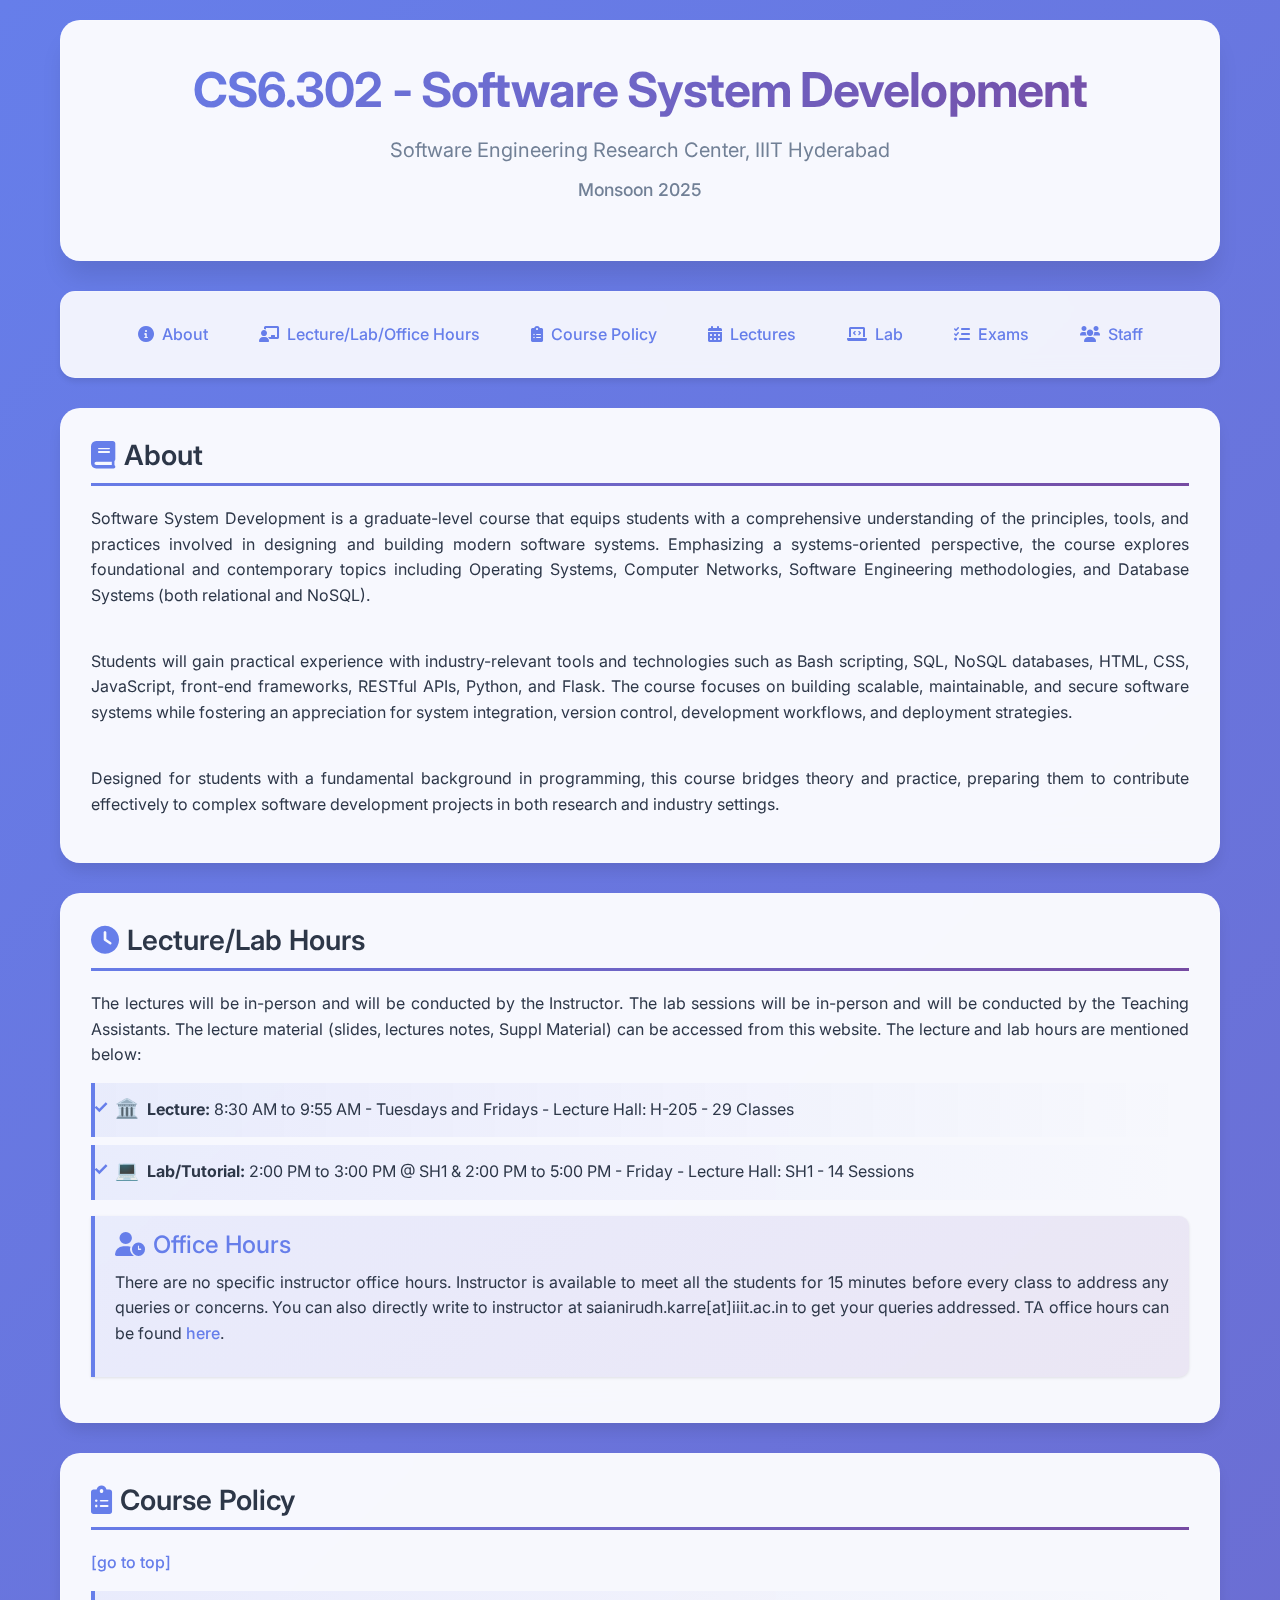
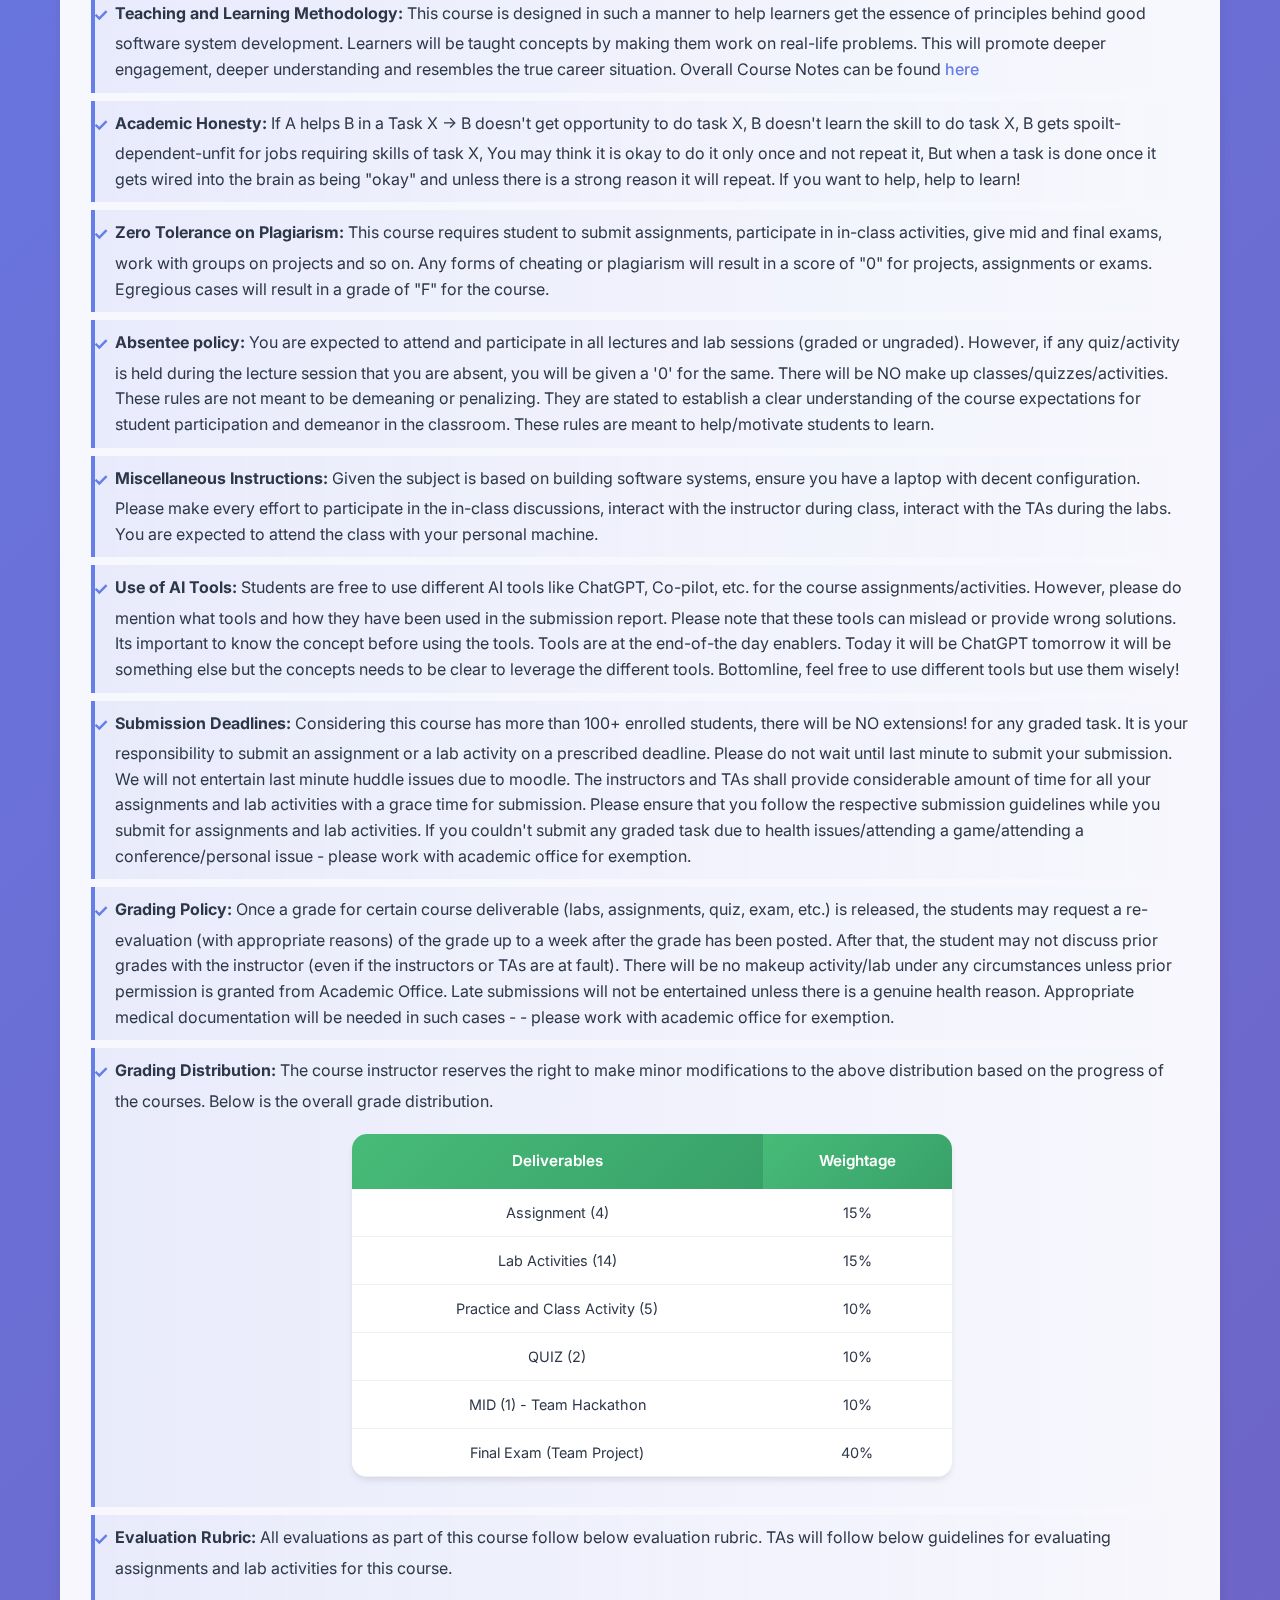
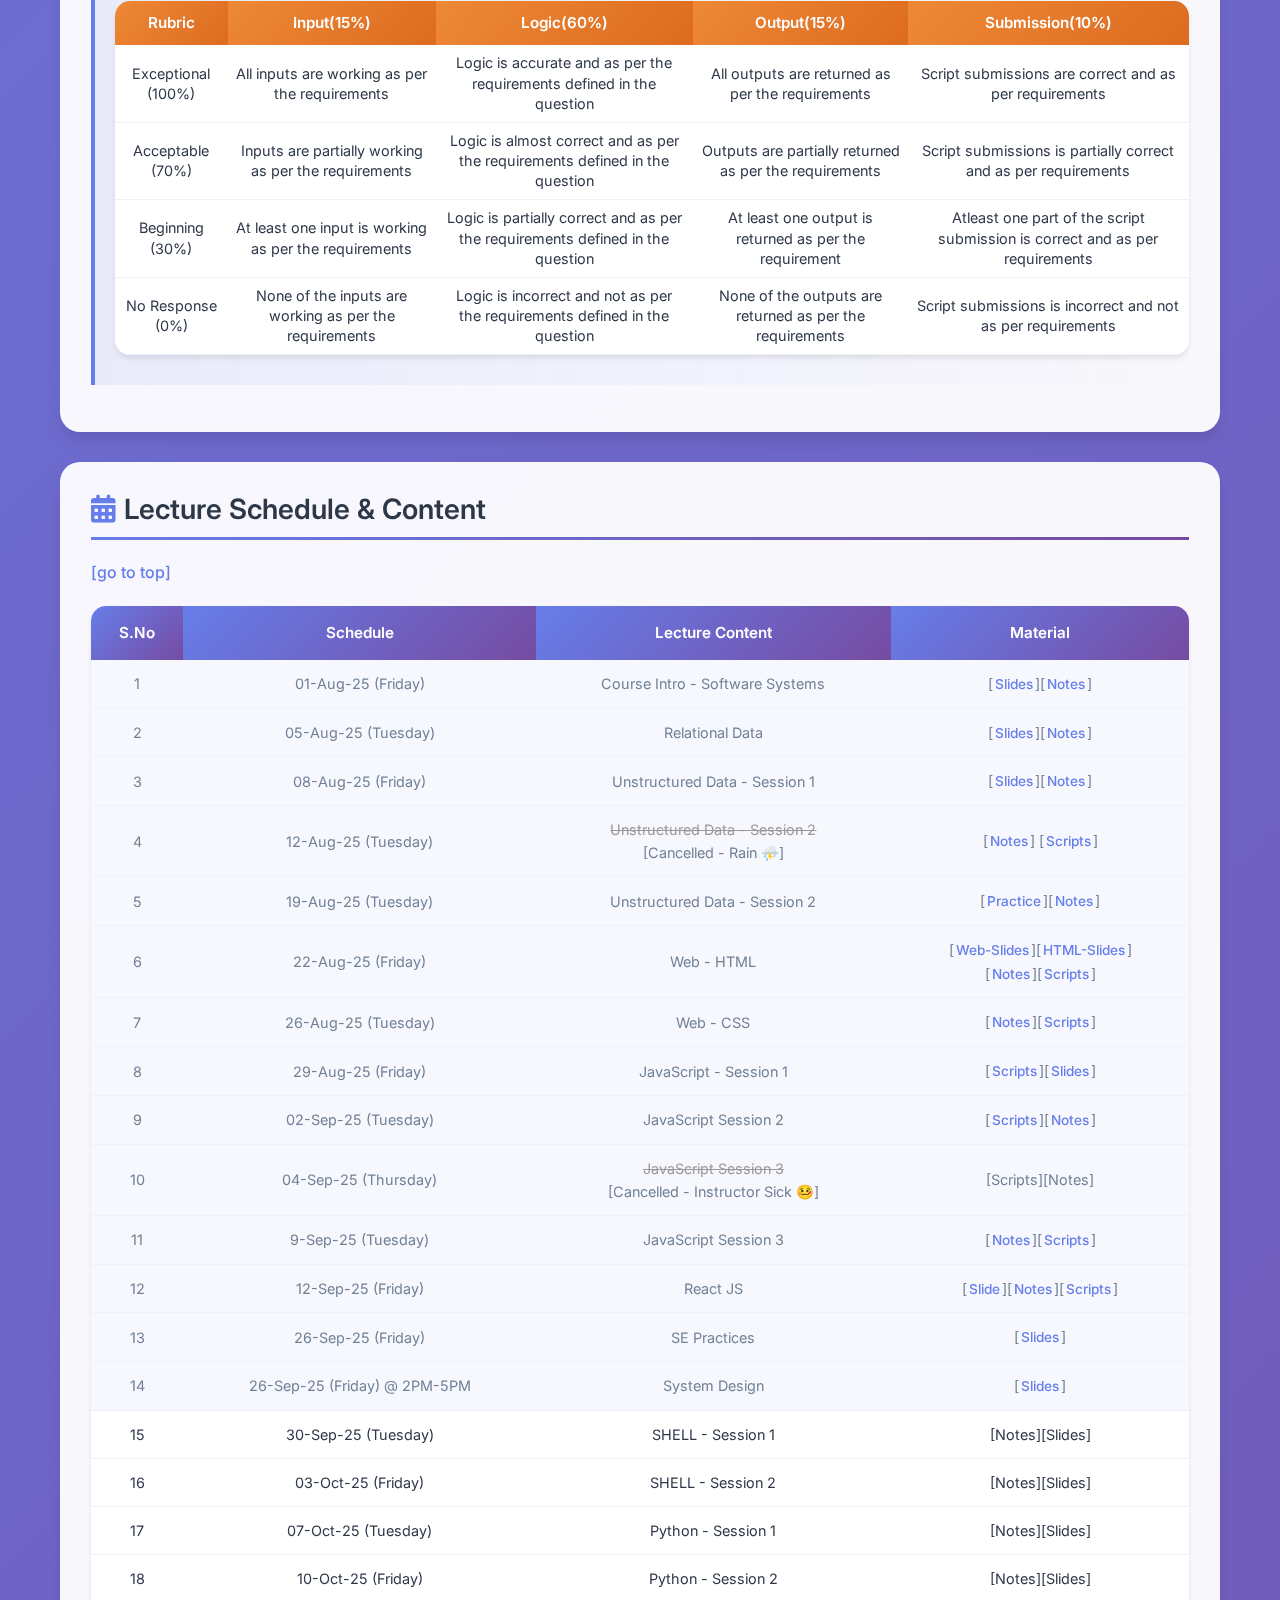
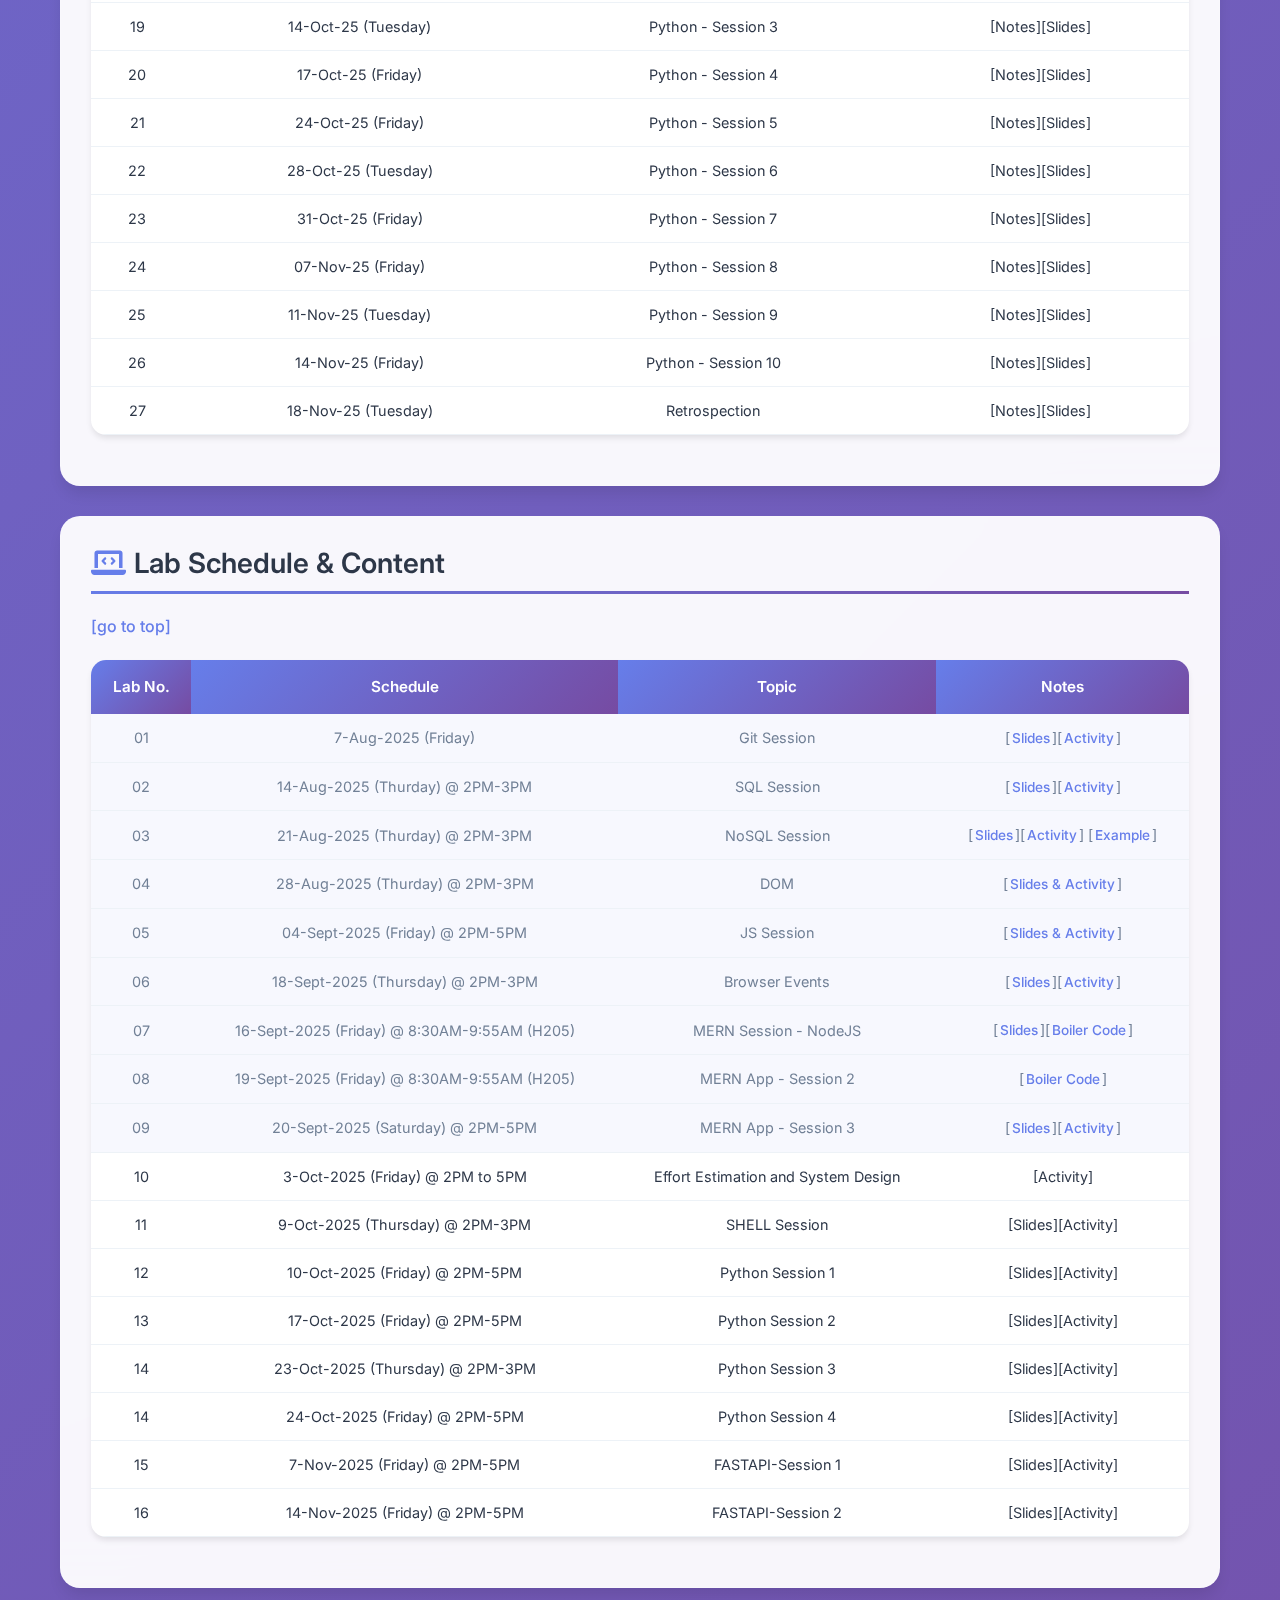
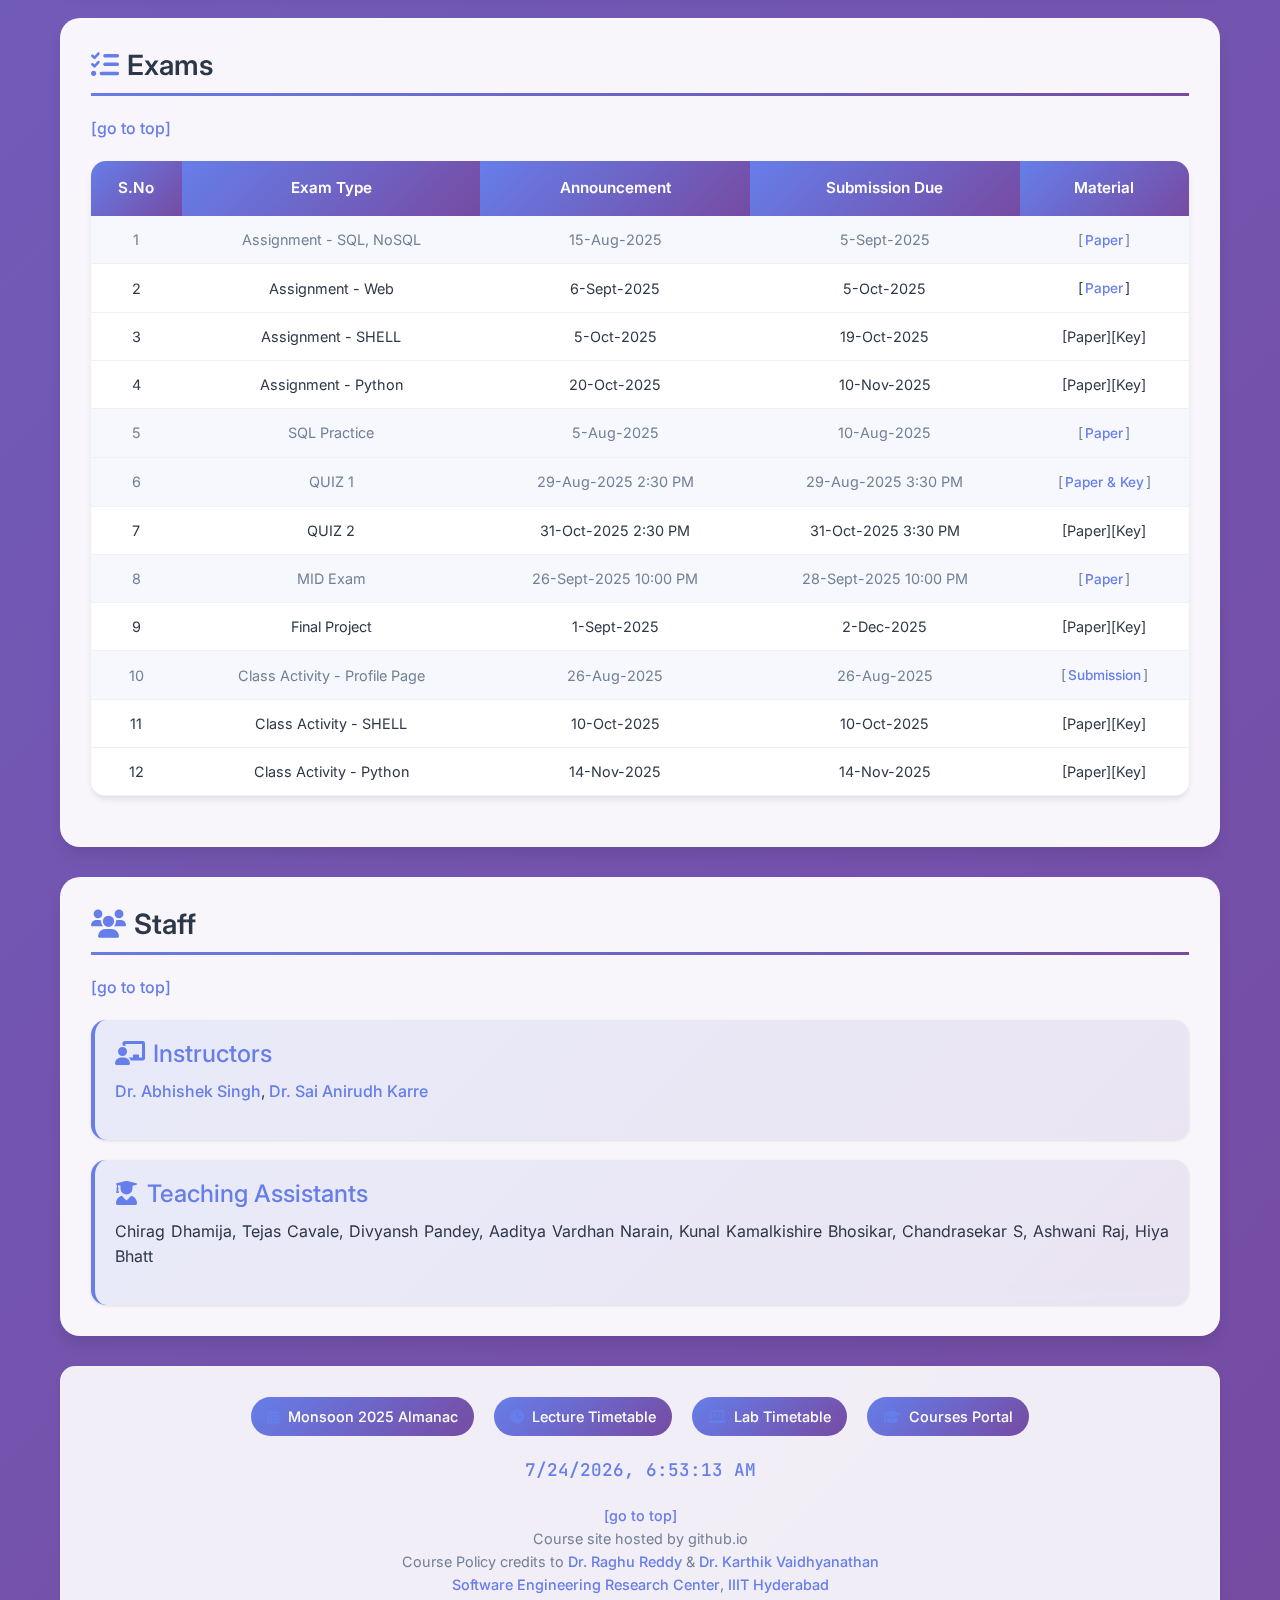
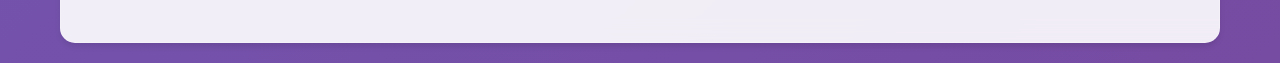
<file: index.html>
<!DOCTYPE html>
<html lang="en">
<head>
    <title>CS6.302 SSD Monsoon 2025</title>
    <meta charset="UTF-8">
    <meta name="viewport" content="width=device-width, initial-scale=1.0"/>
    <link rel="stylesheet" href="https://fonts.googleapis.com/css2?family=Inter:wght@300;400;500;600;700&family=JetBrains+Mono:wght@400;500&display=swap">
    <link href="https://cdn.jsdelivr.net/npm/bootstrap@5.3.0/dist/css/bootstrap.min.css" rel="stylesheet">
    <link href="https://cdnjs.cloudflare.com/ajax/libs/font-awesome/6.0.0/css/all.min.css" rel="stylesheet">
    <link rel="stylesheet" href="styles.css">
	<script>
        const lastModified = new Date(document.lastModified);
        const formattedDate = lastModified.toLocaleString('en-US', {
            year: 'numeric',
            month: 'long',
            day: 'numeric',
            hour: '2-digit',
            minute: '2-digit'
        });
        document.addEventListener('DOMContentLoaded', function() {
            const lastUpdatedElement = document.getElementById("lastUpdated");
            if (lastUpdatedElement) {
                lastUpdatedElement.innerHTML += formattedDate;
            }
        });
    </script>
    <script>
        function startTime() {
            const today = new Date();
            let h = today.getHours();
            let m = today.getMinutes();
            let s = today.getSeconds();
            m = checkTime(m);
            s = checkTime(s);
            const txtElement = document.getElementById('txt');
            if (txtElement) {
                txtElement.innerHTML = today.toLocaleString();
            }
            setTimeout(startTime, 1000);
        }

        function checkTime(i) {
            if (i < 10) {i = "0" + i};
            return i;
        }

        // Add smooth scrolling and interactive effects
        document.addEventListener('DOMContentLoaded', function() {
            // Add fade-in animation to cards
            const observer = new IntersectionObserver(function(entries) {
                entries.forEach(entry => {
                    if (entry.isIntersecting) {
                        entry.target.classList.add('fade-in');
                    }
                });
            });

            const cards = document.querySelectorAll('.content-card');
            cards.forEach(card => {
                observer.observe(card);
            });

            // Add hover effects to table rows
            const tableRows = document.querySelectorAll('.modern-table tr');
            tableRows.forEach(row => {
                row.addEventListener('mouseenter', function() {
                    this.style.transform = 'scale(1.02)';
                    this.style.transition = 'transform 0.2s ease';
                });
                
                row.addEventListener('mouseleave', function() {
                    this.style.transform = 'scale(1)';
                });
            });
        });
    </script>
    <script src="https://ajax.googleapis.com/ajax/libs/jquery/3.5.1/jquery.min.js"></script>
</head>
<body onload="startTime()">
    <div class="container-custom">
        <!-- Header Section -->
        <div class="header-section">
            <h1 class="main-title" id="home">CS6.302 - Software System Development</h1>
            <p class="subtitle">Software Engineering Research Center, IIIT Hyderabad</p>
            <p class="semester">Monsoon 2025</p>
        </div>

        <!-- Navigation Section -->
        <div class="nav-section">
            <div class="nav-links">
                <a href="#about"><i class="fas fa-info-circle icon"></i>About</a>
                <a href="#lecture"><i class="fas fa-chalkboard-teacher icon"></i>Lecture/Lab/Office Hours</a>
                <a href="#cpolicy"><i class="fas fa-clipboard-list icon"></i>Course Policy</a>
                <a href="#schedule"><i class="fas fa-calendar-alt icon"></i>Lectures</a>
                <a href="#lab"><i class="fas fa-laptop-code icon"></i>Lab</a>
                <a href="#activity"><i class="fas fa-tasks icon"></i>Exams</a>
                <a href="#staff"><i class="fas fa-users icon"></i>Staff</a>
            </div>
        </div>

        <!-- About Section -->
        <div class="content-card">
            <h2 class="section-title" id="about"><i class="fas fa-book icon"></i>About</h2>
            <p>Software System Development is a graduate-level course that equips students with a comprehensive understanding of the principles, tools, and practices involved in designing and building modern software systems. Emphasizing a systems-oriented perspective, the course explores foundational and contemporary topics including Operating Systems, Computer Networks, Software Engineering methodologies, and Database Systems (both relational and NoSQL).</p>
            <br>
            <p>Students will gain practical experience with industry-relevant tools and technologies such as Bash scripting, SQL, NoSQL databases, HTML, CSS, JavaScript, front-end frameworks, RESTful APIs, Python, and Flask. The course focuses on building scalable, maintainable, and secure software systems while fostering an appreciation for system integration, version control, development workflows, and deployment strategies.</p>
            <br>
            <p>Designed for students with a fundamental background in programming, this course bridges theory and practice, preparing them to contribute effectively to complex software development projects in both research and industry settings.</p>
        </div>

        <!-- Lecture/Lab Hours Section -->
        <div class="content-card">
            <h2 class="section-title" id="lecture"><i class="fas fa-clock icon"></i>Lecture/Lab Hours</h2>
            <p>The lectures will be in-person and will be conducted by the Instructor. The lab sessions will be in-person and will be conducted by the Teaching Assistants. The lecture material (slides, lectures notes, Suppl Material) can be accessed from this website. The lecture and lab hours are mentioned below:</p>
            <ul>
                <li><span class="emoji">🏛️</span><strong>Lecture:</strong> 8:30 AM to 9:55 AM - Tuesdays and Fridays - Lecture Hall: H-205 - 29 Classes</li>
                <li><span class="emoji">💻</span><strong>Lab/Tutorial:</strong> 2:00 PM to 3:00 PM @ SH1 & 2:00 PM to 5:00 PM - Friday - Lecture Hall: SH1 - 14 Sessions</li>
            </ul>
            
            <div class="highlight-box">
                <h4><i class="fas fa-user-clock icon"></i>Office Hours</h4>
                <p>There are no specific instructor office hours. Instructor is available to meet all the students for 15 minutes before every class to address any queries or concerns. You can also directly write to instructor at saianirudh.karre[at]iiit.ac.in to get your queries addressed. TA office hours can be found <a href="#staff">here</a>.</p>
            </div>
        </div>

        <!-- Course Policy Section -->
        <div class="content-card">
            <h2 class="section-title" id="cpolicy"><i class="fas fa-clipboard-list icon"></i>Course Policy</h2>
            <p><a href="#home">[go to top]</a></p>
            
            <ul>
                <li><strong>Teaching and Learning Methodology:</strong> This course is designed in such a manner to help learners get the essence of principles behind good software system development. Learners will be taught concepts by making them work on real-life problems. This will promote deeper engagement, deeper understanding and resembles the true career situation. Overall Course Notes can be found <a href="https://tinted-rumba-8c6.notion.site/CS6-302-Software-System-Development-670da706e9514d7f9d5b1bcf3c6a1005" target="_blank">here</a></li>
                
                <li><strong>Academic Honesty:</strong> If A helps B in a Task X -> B doesn't get opportunity to do task X, B doesn't learn the skill to do task X, B gets spoilt-dependent-unfit for jobs requiring skills of task X, You may think it is okay to do it only once and not repeat it, But when a task is done once it gets wired into the brain as being "okay" and unless there is a strong reason it will repeat. If you want to help, help to learn!</li>
                
                <li><strong>Zero Tolerance on Plagiarism:</strong> This course requires student to submit assignments, participate in in-class activities, give mid and final exams, work with groups on projects and so on. Any forms of cheating or plagiarism will result in a score of "0" for projects, assignments or exams. Egregious cases will result in a grade of "F" for the course.</li>
                
                <li><strong>Absentee policy:</strong> You are expected to attend and participate in all lectures and lab sessions (graded or ungraded). However, if any quiz/activity is held during the lecture session that you are absent, you will be given a '0' for the same. There will be NO make up classes/quizzes/activities. These rules are not meant to be demeaning or penalizing. They are stated to establish a clear understanding of the course expectations for student participation and demeanor in the classroom. These rules are meant to help/motivate students to learn.</li>
                
                <li><strong>Miscellaneous Instructions:</strong> Given the subject is based on building software systems, ensure you have a laptop with decent configuration. Please make every effort to participate in the in-class discussions, interact with the instructor during class, interact with the TAs during the labs. You are expected to attend the class with your personal machine.</li>
                
                <li><strong>Use of AI Tools:</strong> Students are free to use different AI tools like ChatGPT, Co-pilot, etc. for the course assignments/activities. However, please do mention what tools and how they have been used in the submission report. Please note that these tools can mislead or provide wrong solutions. Its important to know the concept before using the tools. Tools are at the end-of-the day enablers. Today it will be ChatGPT tomorrow it will be something else but the concepts needs to be clear to leverage the different tools. Bottomline, feel free to use different tools but use them wisely!</li>
                
                <li><strong>Submission Deadlines:</strong> Considering this course has more than 100+ enrolled students, there will be NO extensions! for any graded task. It is your responsibility to submit an assignment or a lab activity on a prescribed deadline. Please do not wait until last minute to submit your submission. We will not entertain last minute huddle issues due to moodle. The instructors and TAs shall provide considerable amount of time for all your assignments and lab activities with a grace time for submission. Please ensure that you follow the respective submission guidelines while you submit for assignments and lab activities. If you couldn't submit any graded task due to health issues/attending a game/attending a conference/personal issue - please work with academic office for exemption.</li>
                
                <li><strong>Grading Policy:</strong> Once a grade for certain course deliverable (labs, assignments, quiz, exam, etc.) is released, the students may request a re-evaluation (with appropriate reasons) of the grade up to a week after the grade has been posted. After that, the student may not discuss prior grades with the instructor (even if the instructors or TAs are at fault). There will be no makeup activity/lab under any circumstances unless prior permission is granted from Academic Office. Late submissions will not be entertained unless there is a genuine health reason. Appropriate medical documentation will be needed in such cases - - please work with academic office for exemption.</li>
                
                <li><strong>Grading Distribution:</strong> The course instructor reserves the right to make minor modifications to the above distribution based on the progress of the courses. Below is the overall grade distribution.
                    <table class="modern-table grade-table">
                        <tr>
                            <th>Deliverables</th>
                            <th>Weightage</th>
                        </tr>
                        <tr>
                            <td>Assignment (4)</td>
                            <td>15%</td>
                        </tr>
                        <tr>
                            <td>Lab Activities (14)</td>
                            <td>15%</td>
                        </tr>
                        <tr>
                            <td>Practice and Class Activity (5)</td>
                            <td>10%</td>
                        </tr>
                        <tr>
                            <td>QUIZ (2)</td>
                            <td>10%</td>
                        </tr>
                        <tr>
                            <td>MID (1) - Team Hackathon</td>
                            <td>10%</td>
                        </tr>
                        <tr>
                            <td>Final Exam (Team Project)</td>
                            <td>40%</td>
                        </tr>
                    </table>
                </li>
                
                <li><strong>Evaluation Rubric:</strong> All evaluations as part of this course follow below evaluation rubric. TAs will follow below guidelines for evaluating assignments and lab activities for this course.
                    <table class="modern-table rubric-table">
                        <tr>
                            <th>Rubric</th>
                            <th>Input(15%)</th>
                            <th>Logic(60%)</th>
                            <th>Output(15%)</th>
                            <th>Submission(10%)</th>
                        </tr>
                        <tr>
                            <td>Exceptional (100%)</td>
                            <td>All inputs are working as per the requirements</td>
                            <td>Logic is accurate and as per the requirements defined in the question</td>
                            <td>All outputs are returned as per the requirements</td>
                            <td>Script submissions are correct and as per requirements</td>
                        </tr>
                        <tr>
                            <td>Acceptable (70%)</td>
                            <td>Inputs are partially working as per the requirements</td>
                            <td>Logic is almost correct and as per the requirements defined in the question</td>
                            <td>Outputs are partially returned as per the requirements</td>
                            <td>Script submissions is partially correct and as per requirements</td>
                        </tr>
                        <tr>
                            <td>Beginning (30%)</td>
                            <td>At least one input is working as per the requirements</td>
                            <td>Logic is partially correct and as per the requirements defined in the question</td>
                            <td>At least one output is returned as per the requirement</td>
                            <td>Atleast one part of the script submission is correct and as per requirements</td>
                        </tr>
                        <tr>
                            <td>No Response (0%)</td>
                            <td>None of the inputs are working as per the requirements</td>
                            <td>Logic is incorrect and not as per the requirements defined in the question</td>
                            <td>None of the outputs are returned as per the requirements</td>
                            <td>Script submissions is incorrect and not as per requirements</td>
                        </tr>
                    </table>
                </li>
            </ul>
        </div>

        <!-- Lecture Schedule Section -->
        <div class="content-card">
            <h2 class="section-title" id="schedule"><i class="fas fa-calendar-alt icon"></i>Lecture Schedule & Content</h2>
            <p><a href="#home">[go to top]</a></p>
            
            <table class="modern-table">
                <tr>
                    <th>S.No</th>
                    <th>Schedule</th>
                    <th>Lecture Content</th>
                    <th>Material</th>
                </tr>
  <tr align="center" class="light-text-row">
    <td>1</td>
    <td>01-Aug-25 (Friday)</td>
    <td>Course Intro - Software Systems</td>
    <td>[<a href="https://docs.google.com/viewer?url=https://raw.githubusercontent.com/sai11101989/sai11101989.github.io/main/Course/SSD_Monsoon2025/SSD_Monsoon2025.pdf" target="_blank">Slides</a>][<a href="https://tinted-rumba-8c6.notion.site/Software-System-2456a6248bf68034bc14cfc44dc93062" target="_blank">Notes</a>]</td>
  </tr>
  <tr align="center" class="light-text-row">
    <td>2</td>
    <td>05-Aug-25 (Tuesday)</td>
    <td>Relational Data</td>
    <td>[<a href="https://docs.google.com/viewer?url=https://raw.githubusercontent.com/sai11101989/sai11101989.github.io/main/Course/SSD_Monsoon2025/data.pdf" target="_blank">Slides</a>][<a href="https://tinted-rumba-8c6.notion.site/Structured-Databases-2456a6248bf6805f83e1cbf0a58761ec" target="_blank">Notes</a>]</td>
  </tr>
  <tr align="center" class="light-text-row">
    <td>3</td>
    <td>08-Aug-25 (Friday)</td>
    <td>Unstructured Data - Session 1</td>
    <td>[<a href="https://docs.google.com/viewer?url=https://raw.githubusercontent.com/sai11101989/sai11101989.github.io/main/Course/SSD_Monsoon2025/NoSQLClass.pdf" target="_blank">Slides</a>][<a href="https://tinted-rumba-8c6.notion.site/Unstructured-Databases-24b6a6248bf680679b36e76c33d301c4" target="_blank">Notes</a>]</td>
  </tr>
  <tr align="center" class="light-text-row">
    <td>4</td>
    <td>12-Aug-25 (Tuesday)</td>
    <td><s>Unstructured Data - Session 2</s> <br> [Cancelled - Rain ⛈️]</td>
    <td>[<a href="https://tinted-rumba-8c6.notion.site/Unstructured-Databases-24b6a6248bf680679b36e76c33d301c4" target="_blank">Notes</a>] [<a href="https://raw.githubusercontent.com/sai11101989/sai11101989.github.io/main/Course/ISS_Spring_2025/mongo.txt" target="_blank">Scripts</a>] </td>
  </tr>
  <tr align="center" class="light-text-row">
    <td>5</td>
    <td>19-Aug-25 (Tuesday)</td>
    <td>Unstructured Data - Session 2</td>
    <td>[<a href="https://tinted-rumba-8c6.notion.site/Worked-out-Examples-2546a6248bf68073a460cbfc52825dfd" target="_blank">Practice</a>][<a href="https://tinted-rumba-8c6.notion.site/Some-Concepts-2546a6248bf6806fafd0d8260507fc03?pvs=73" target="_blank">Notes</a>]</td>
  </tr>
  <tr align="center" class="light-text-row">
    <td>6</td>
    <td>22-Aug-25 (Friday)</td>
    <td>Web - HTML</td>
    <td>[<a href="https://docs.google.com/viewer?url=https://raw.githubusercontent.com/sai11101989/sai11101989.github.io/main/Course/SSD_Monsoon2025/Web.pdf" target="_blank">Web-Slides</a>][<a href="https://docs.google.com/viewer?url=https://raw.githubusercontent.com/sai11101989/sai11101989.github.io/main/Course/SSD_Monsoon2025/HTML.pdf" target="_blank">HTML-Slides</a>]<br>[<a href="https://tinted-rumba-8c6.notion.site/Web-Technology-2566a6248bf6800488d0c13a992502e4?pvs=143" target="_blank">Notes</a>][<a href="https://docs.google.com/viewer?url=https://raw.githubusercontent.com/sai11101989/sai11101989.github.io/main/Course/SSD_Monsoon2025/html_super_demo_single_file_html.html" target="_blank">Scripts</a>]</td>
  </tr>
  <tr align="center" class="light-text-row">
    <td>7</td>
    <td>26-Aug-25 (Tuesday)</td>
    <td>Web - CSS</td>
    <td>[<a href="https://tinted-rumba-8c6.notion.site/CSS-2566a6248bf680dc8299c320f04a5141?pvs=74" target="_blank">Notes</a>][<a href="https://docs.google.com/viewer?url=https://raw.githubusercontent.com/sai11101989/sai11101989.github.io/main/Course/SSD_Monsoon2025/css_super_demo_single_file_html.html" target="_blank">Scripts</a>]</td>
  </tr>
  <tr align="center" class="light-text-row">
    <td>8</td>
    <td>29-Aug-25 (Friday)</td>
    <td>JavaScript - Session 1</td>
    <td>[<a href="https://github.com/sai11101989/sai11101989.github.io/tree/main/Course/SSD_Monsoon2025/JS1" target="_blank">Scripts</a>][<a href="https://docs.google.com/viewer?url=https://raw.githubusercontent.com/sai11101989/sai11101989.github.io/main/Course/ISS_Spring_2025/6_Class6_JavaScript.pdf" target="_blank">Slides</a>]</td>
  </tr>
  <tr align="center" class="light-text-row">
    <td>9</td>
    <td>02-Sep-25 (Tuesday)</td>
    <td>JavaScript Session 2</td>
    <td>[<a href="https://github.com/sai11101989/sai11101989.github.io/tree/main/Course/SSD_Monsoon2025/JS2" target="_blank">Scripts</a>][<a href="https://tinted-rumba-8c6.notion.site/JavaScript-2606a6248bf680138283f6419bd87777" target="_blank">Notes</a>]</td>
  </tr>
  <tr align="center" class="light-text-row">
    <td>10</td>
    <td>04-Sep-25 (Thursday)</td>
    <td><s>JavaScript Session 3 </s> <br> [Cancelled - Instructor Sick 🤒]</td>
    <td>[Scripts][Notes]</td>
  </tr>
  <tr align="center" class="light-text-row">
    <td>11</td>
    <td>9-Sep-25 (Tuesday)</td>
    <td>JavaScript Session 3</td>
    <td>[<a href="https://tinted-rumba-8c6.notion.site/Data-Structures-2686a6248bf680098b38d12626ad1012?pvs=74" target="_blank">Notes</a>][<a href="https://github.com/sai11101989/sai11101989.github.io/tree/main/Course/SSD_Monsoon2025/JS3" target="_blank">Scripts</a>]</td>
  </tr>
  <tr align="center" class="light-text-row">
    <td>12</td>
    <td>12-Sep-25 (Friday)</td>
    <td>React JS</td>
    <td>[<a href="https://docs.google.com/viewer?url=https://raw.githubusercontent.com/sai11101989/sai11101989.github.io/main/Course/SSD_Monsoon2025/ReactJS_2025.pdf" target="_target">Slide</a>][<a href="https://www.notion.so/Asynchronous-JavaScript-26b6a6248bf68016971dd3bde3b89015" target="_blank">Notes</a>][<a href="https://github.com/sai11101989/sai11101989.github.io/tree/main/Course/SSD_Monsoon2025/JS4" target="_blank">Scripts</a>]</td>
  </tr>
  <tr align="center" class="light-text-row">
    <td>13</td>
    <td>26-Sep-25 (Friday)</td>
    <td>SE Practices</td>
    <td>[<a href="https://docs.google.com/viewer?url=https://raw.githubusercontent.com/sai11101989/sai11101989.github.io/main/Course/SSD_Monsoon2025/SEPractices.pdf" target="_target">Slides</a>]</td>
  </tr>
	<tr align="center" class="light-text-row">
    <td>14</td>
    <td>26-Sep-25 (Friday) @ 2PM-5PM</td>
    <td>System Design</td>
    <td>[<a href="https://docs.google.com/viewer?url=https://raw.githubusercontent.com/sai11101989/sai11101989.github.io/main/Course/SSD_Monsoon2025/SystemDesign.pdf" target="_target">Slides</a>]</td>
  </tr>
  <tr align="center">
    <td>15</td>
    <td>30-Sep-25 (Tuesday)</td>
    <td>SHELL - Session 1</td>
    <td>[Notes][Slides]</td>
  </tr>
  <tr align="center">
    <td>16</td>
    <td>03-Oct-25 (Friday)</td>
    <td>SHELL - Session 2</td>
    <td>[Notes][Slides]</td>
  </tr>
  <tr align="center">
    <td>17</td>
    <td>07-Oct-25 (Tuesday)</td>
    <td>Python - Session 1</td>
    <td>[Notes][Slides]</td>
  </tr>
  <tr align="center">
    <td>18</td>
    <td>10-Oct-25 (Friday)</td>
    <td>Python - Session 2</td>
    <td>[Notes][Slides]</td>
  </tr>
  <tr align="center">
    <td>19</td>
    <td>14-Oct-25 (Tuesday)</td>
    <td>Python - Session 3</td>
    <td>[Notes][Slides]</td>
  </tr>
  <tr align="center">
    <td>20</td>
    <td>17-Oct-25 (Friday)</td>
    <td>Python - Session 4</td>
    <td>[Notes][Slides]</td>
  </tr>
  <tr align="center">
    <td>21</td>
    <td>24-Oct-25 (Friday)</td>
    <td>Python - Session 5</td>
    <td>[Notes][Slides]</td>
  </tr>
  <tr align="center">
    <td>22</td>
    <td>28-Oct-25 (Tuesday)</td>
    <td>Python - Session 6</td>
    <td>[Notes][Slides]</td>
  </tr>
  <tr align="center">
    <td>23</td>
    <td>31-Oct-25 (Friday)</td>
    <td>Python - Session 7</td>
    <td>[Notes][Slides]</td>
  </tr>
  <tr align="center">
    <td>24</td>
    <td>07-Nov-25 (Friday)</td>
    <td>Python - Session 8</td>
    <td>[Notes][Slides]</td>
  </tr>
  <tr align="center">
    <td>25</td>
    <td>11-Nov-25 (Tuesday)</td>
    <td>Python - Session 9</td>
    <td>[Notes][Slides]</td>
  </tr>
  <tr align="center">
    <td>26</td>
    <td>14-Nov-25 (Friday)</td>
    <td>Python - Session 10</td>
    <td>[Notes][Slides]</td>
  </tr>
  <tr align="center">
    <td>27</td>
    <td>18-Nov-25 (Tuesday)</td>
    <td>Retrospection</td>
    <td>[Notes][Slides]</td>
  </tr>
            </table>
        </div>

        <!-- Lab Schedule Section -->
        <div class="content-card">
            <h2 class="section-title" id="lab"><i class="fas fa-laptop-code icon"></i>Lab Schedule & Content</h2>
            <p><a href="#home">[go to top]</a></p>
            
            <table class="modern-table">
                <tr>
                    <th>Lab No.</th>
                    <th>Schedule</th>
                    <th>Topic</th>
                    <th>Notes</th>
                </tr>
<tr align="center" class="light-text-row">
<td>01</td><td>7-Aug-2025 (Friday)</td><td>Git Session</td><td>[<a href="https://docs.google.com/viewer?url=https://raw.githubusercontent.com/sai11101989/sai11101989.github.io/main/Course/SSD_Monsoon2025/Labs/Lab01/SSD%20Tutorial%20%20-%20GIT.pdf" target="_blank">Slides</a>][<a href="https://docs.google.com/viewer?url=https://raw.githubusercontent.com/sai11101989/sai11101989.github.io/main/Course/SSD_Monsoon2025/Labs/Lab01/SSD_GIT_LAB.pdf" target="_blank">Activity</a>]</td>
</tr>
<tr align="center" class="light-text-row">
<td>02</td><td>14-Aug-2025 (Thurday) @ 2PM-3PM</td><td>SQL Session</td><td>[<a href="https://docs.google.com/viewer?url=https://raw.githubusercontent.com/sai11101989/sai11101989.github.io/main/Course/SSD_Monsoon2025/Labs/Lab01/Lab-2.pdf" target="_blank">Slides</a>][<a href="https://docs.google.com/viewer?url=https://raw.githubusercontent.com/sai11101989/sai11101989.github.io/main/Course/SSD_Monsoon2025/Labs/Lab01/Activity%20-%20Lab%202.pdf" target="_blank">Activity</a>] </td>
</tr>
<tr align="center" class="light-text-row">
<td>03</td><td>21-Aug-2025 (Thurday) @ 2PM-3PM</td><td>NoSQL Session</td><td>[<a href="https://docs.google.com/viewer?url=https://raw.githubusercontent.com/sai11101989/sai11101989.github.io/main/Course/SSD_Monsoon2025/Labs/Lab01/NoSQL%20Lab3.pdf" target="_blank">Slides</a>][<a href="https://docs.google.com/viewer?url=https://raw.githubusercontent.com/sai11101989/sai11101989.github.io/main/Course/SSD_Monsoon2025/Labs/Lab01/Activity_lab3.pdf" target="_blank">Activity</a>] [<a href="https://docs.google.com/viewer?url=https://raw.githubusercontent.com/sai11101989/sai11101989.github.io/main/Course/SSD_Monsoon2025/Labs/Lab01/NoSQL_Illustration.pdf" target="_blank">Example</a>]</td>
</tr>
<tr align="center" class="light-text-row">
<td>04</td><td>28-Aug-2025 (Thurday) @ 2PM-3PM</td><td>DOM</td><td>[<a href="https://github.com/sai11101989/sai11101989.github.io/tree/main/Course/SSD_Monsoon2025/DOM" target="_blank">Slides & Activity</a>]</td>
</tr>
<tr align="center" class="light-text-row">
<td>05</td><td>04-Sept-2025 (Friday) @ 2PM-5PM</td><td>JS Session </td><td>[<a href="https://github.com/sai11101989/sai11101989.github.io/tree/main/Course/SSD_Monsoon2025/JSLab" target="_blank">Slides & Activity</a>]</td>
</tr>
<tr align="center" class="light-text-row">
<td>06</td><td>18-Sept-2025 (Thursday) @ 2PM-3PM</td><td>Browser Events</td><td>[<a href="https://docs.google.com/viewer?url=https://raw.githubusercontent.com/sai11101989/sai11101989.github.io/main/Course/SSD_Monsoon2025/Browser%20DOM%20Events.pdf" target="_blank">Slides</a>][<a href="https://docs.google.com/viewer?url=https://raw.githubusercontent.com/sai11101989/sai11101989.github.io/main/Course/SSD_Monsoon2025/SSD%20-%20Events%20Activity.pdf" target="_blank">Activity</a>]</td>
</tr>
<tr align="center" class="light-text-row">
<td>07</td><td>16-Sept-2025 (Friday) @ 8:30AM-9:55AM (H205)</td><td>MERN Session - NodeJS</td><td>[<a href="https://docs.google.com/viewer?url=https://raw.githubusercontent.com/sai11101989/sai11101989.github.io/main/Course/SSD_Monsoon2025/MERN.pdf">Slides</a>][<a href="https://github.com/AadityaNarain2003/Mern_Lab_1_" target="_blank">Boiler Code</a>]</td>
</tr>
<tr align="center" class="light-text-row">
<td>08</td><td>19-Sept-2025 (Friday) @ 8:30AM-9:55AM (H205) </td><td>MERN App - Session 2</td><td>[<a href="https://github.com/AadityaNarain2003/Mern_Lab_2_" target="_blank">Boiler Code</a>]</td>
</tr>
<tr align="center" class="light-text-row">
<td>09</td><td>20-Sept-2025 (Saturday) @ 2PM-5PM</td><td>MERN App - Session 3</td><td>[<a href="https://docs.google.com/viewer?url=https://raw.githubusercontent.com/sai11101989/sai11101989.github.io/main/Course/SSD_Monsoon2025/MERN%20LAB%203%20-%20SLIDES.pdf" target="_blank">Slides</a>][<a href="https://docs.google.com/viewer?url=https://raw.githubusercontent.com/sai11101989/sai11101989.github.io/main/Course/SSD_Monsoon2025/SSD_LAB___MERN.pdf" target="_blank">Activity</a>]</td>
</tr>
<tr align="center">
<td>10</td></td><td>3-Oct-2025 (Friday) @ 2PM to 5PM </td><td> Effort Estimation and System Design</td><td>[Activity]</td>
</tr>
<tr align="center">
<td>11</td></td><td>9-Oct-2025 (Thursday) @ 2PM-3PM</td><td>SHELL Session</td><td>[Slides][Activity]</td>
</tr>
<tr align="center">
<td>12</td><td>10-Oct-2025 (Friday) @ 2PM-5PM</td><td>Python Session 1</td><td>[Slides][Activity]</td>
</tr>
<tr align="center">
<td>13</td><td>17-Oct-2025 (Friday) @ 2PM-5PM</td><td>Python Session 2</td><td>[Slides][Activity]</td>
</tr>
<tr align="center">
<td>14</td><td>23-Oct-2025 (Thursday) @ 2PM-3PM</td><td>Python Session 3</td><td>[Slides][Activity]</td>
</tr>
<tr align="center">
<td>14</td><td>24-Oct-2025 (Friday) @ 2PM-5PM</td><td>Python Session 4</td><td>[Slides][Activity]</td>
</tr>
<tr align="center">
<td>15</td><td>7-Nov-2025 (Friday) @ 2PM-5PM</td><td>FASTAPI-Session 1</td><td>[Slides][Activity]</td>
</tr>
<tr align="center">
<td>16</td><td>14-Nov-2025 (Friday) @ 2PM-5PM</td><td>FASTAPI-Session 2</td><td>[Slides][Activity]</td>
</tr>
            </table>
        </div>

        <!-- Exams Section -->
        <div class="content-card">
            <h2 class="section-title" id="activity"><i class="fas fa-tasks icon"></i>Exams</h2>
            <p><a href="#home">[go to top]</a></p>
            
            <table class="modern-table">
                <tr>
                    <th>S.No</th>
                    <th>Exam Type</th>
                    <th>Announcement</th>
                    <th>Submission Due</th>
                    <th>Material</th>
                </tr>
<tr align="center" class="light-text-row">
<td>1</td><td>Assignment - SQL, NoSQL</td><td> 15-Aug-2025 </td><td> 5-Sept-2025</td><td>[<a href="https://docs.google.com/viewer?url=https://raw.githubusercontent.com/sai11101989/sai11101989.github.io/main/Course/SSD_Monsoon2025/Assignment_1.pdf" target="_blank">Paper</a>]</td>
</tr align="center">
<tr align="center">
<td>2</td><td>Assignment - Web</td><td> 6-Sept-2025</td><td>5-Oct-2025</td><td>[<a href="https://docs.google.com/viewer?url=https://raw.githubusercontent.com/sai11101989/sai11101989.github.io/main/Course/SSD_Monsoon2025/Assignment_2.pdf" target="_blank">Paper</a>]</td>
</tr>
<tr align="center">
<td>3</td><td>Assignment - SHELL</td><td> 5-Oct-2025</td><td>19-Oct-2025</td><td>[Paper][Key]</td>
</tr>
<tr  align="center">
<td>4</td><td>Assignment - Python</td><td>20-Oct-2025</td><td>10-Nov-2025</td><td>[Paper][Key]</td>
</tr>
<tr align="center" class="light-text-row">
<td>5</td><td>SQL Practice</td><td> 5-Aug-2025</td><td>10-Aug-2025</td><td>[<a href="https://tinted-rumba-8c6.notion.site/Worked-out-Examples-2456a6248bf6800fa6cfc3e688a58ddd" target="_blank">Paper</a>]</td>
</tr>
<tr align="center" class="light-text-row">
<td>6</td><td>QUIZ 1</td><td> 29-Aug-2025 2:30 PM</td><td>29-Aug-2025 3:30 PM</td><td>[<a href="https://docs.google.com/viewer?url=https://raw.githubusercontent.com/sai11101989/sai11101989.github.io/main/Course/SSD_Monsoon2025/SSD_QUIZ1_Key.pdf" target="_blank">Paper & Key</a>]</td>
</tr>
<tr align="center">
<td>7</td><td>QUIZ 2</td><td>31-Oct-2025 2:30 PM</td><td>31-Oct-2025 3:30 PM</td><td>[Paper][Key]</td>
</tr>
<tr align="center" class="light-text-row">
<td>8</td><td>MID Exam</td><td>26-Sept-2025 10:00 PM</td><td>28-Sept-2025 10:00 PM</td><td>[<a href="https://sai11101989.github.io/Course/SSD_Monsoon2025/MID.html" target="_blank">Paper</a>]</td>
</tr>
<tr align="center">
<td>9</td><td>Final Project</td><td> 1-Sept-2025</td><td>2-Dec-2025</td><td>[Paper][Key] </td>
</tr>
<tr align="center" class="light-text-row">
<td>10</td><td>Class Activity - Profile Page</td><td> 26-Aug-2025</td><td>26-Aug-2025</td><td>[<a href="https://forms.office.com/r/6kpKVY0eqP" target="_blank">Submission</a>]</td>
</tr>
<tr align="center">
<td>11</td><td>Class Activity - SHELL</td><td> 10-Oct-2025</td><td>10-Oct-2025</td><td>[Paper][Key]</td>
</tr>
<tr align="center">
<td>12</td><td>Class Activity - Python</td><td> 14-Nov-2025</td><td>14-Nov-2025</td><td>[Paper][Key]</td>
</tr>
            </table>
        </div>

        <!-- Staff Section -->
        <div class="content-card">
            <h2 class="section-title" id="staff"><i class="fas fa-users icon"></i>Staff</h2>
            <p><a href="#home">[go to top]</a></p>
            
            <div class="staff-info">
                <div class="staff-card">
                    <h4><i class="fas fa-chalkboard-teacher icon"></i>Instructors</h4>
                    <p><a href="https://sites.google.com/view/abhishek-singh/home" target="_blank">Dr. Abhishek Singh</a>, <a href="https://sai11101989.github.io" target="_blank">Dr. Sai Anirudh Karre</a></p>
                </div>
                
                <div class="staff-card">
                    <h4><i class="fas fa-user-graduate icon"></i>Teaching Assistants</h4>
                    <p>Chirag Dhamija, Tejas Cavale, Divyansh Pandey, Aaditya Vardhan Narain, Kunal Kamalkishire Bhosikar, Chandrasekar S, Ashwani Raj, Hiya Bhatt</p>
                </div>
            </div>
        </div>

        <!-- Footer Section -->
        <div class="footer-section">
            <div class="footer-links">
                <a href="https://intranet.iiit.ac.in/offices/static/files/Almanac_M25_Final-Ver2.1.pdf" target="_blank">
                    <i class="fas fa-calendar-alt icon"></i>Monsoon 2025 Almanac
                </a>
                <a href="https://intranet.iiit.ac.in/offices/static/files/Lecture%20timetable%20for%20Monsoon_2025_V1.2.pdf" target="_blank">
                    <i class="fas fa-clock icon"></i>Lecture Timetable
                </a>
                <a href="https://intranet.iiit.ac.in/offices/static/files/Tutorials%26LAB_Schedule_M25-V2.pdf" target="_blank">
                    <i class="fas fa-laptop-code icon"></i>Lab Timetable
                </a>
                <a href="https://courses.iiit.ac.in/course/view.php?id=5324" target="_blank">
                    <i class="fas fa-graduation-cap icon"></i>Courses Portal
                </a>
            </div>
            
            <div id="txt"></div>
            
            <p style="margin-top: 20px; color: var(--gray-600); font-size: 0.9rem;">
                <a href="#home">[go to top]</a><br>
                Course site hosted by github.io<br>
                Course Policy credits to <a href="https://faculty.iiit.ac.in/~raghu.reddy/Home.html">Dr. Raghu Reddy</a> & <a href="https://karthikvaidhyanathan.com/">Dr. Karthik Vaidhyanathan</a><br>
                <a href="https://serc.iiit.ac.in">Software Engineering Research Center</a>, <a href="https://iiit.ac.in">IIIT Hyderabad</a>
            </p>
        </div>
    </div>
</body>
</html>
</file>
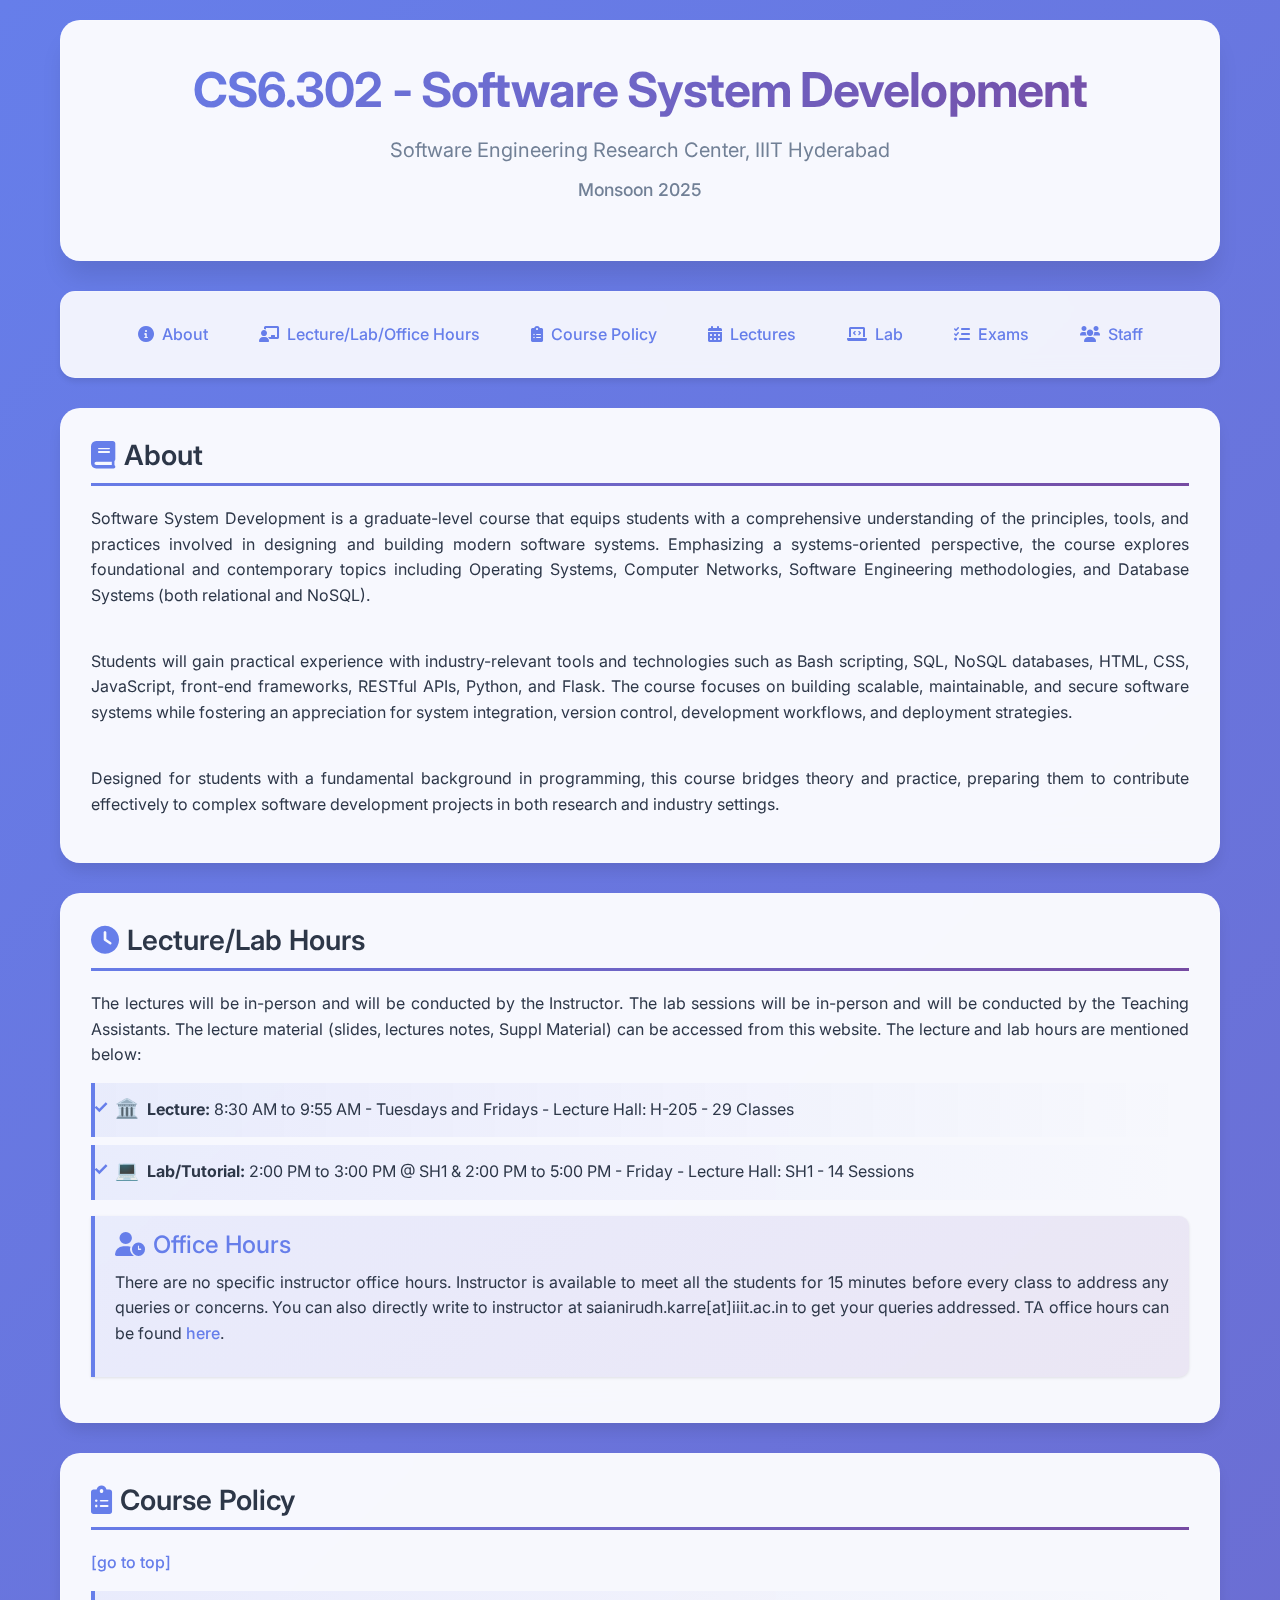
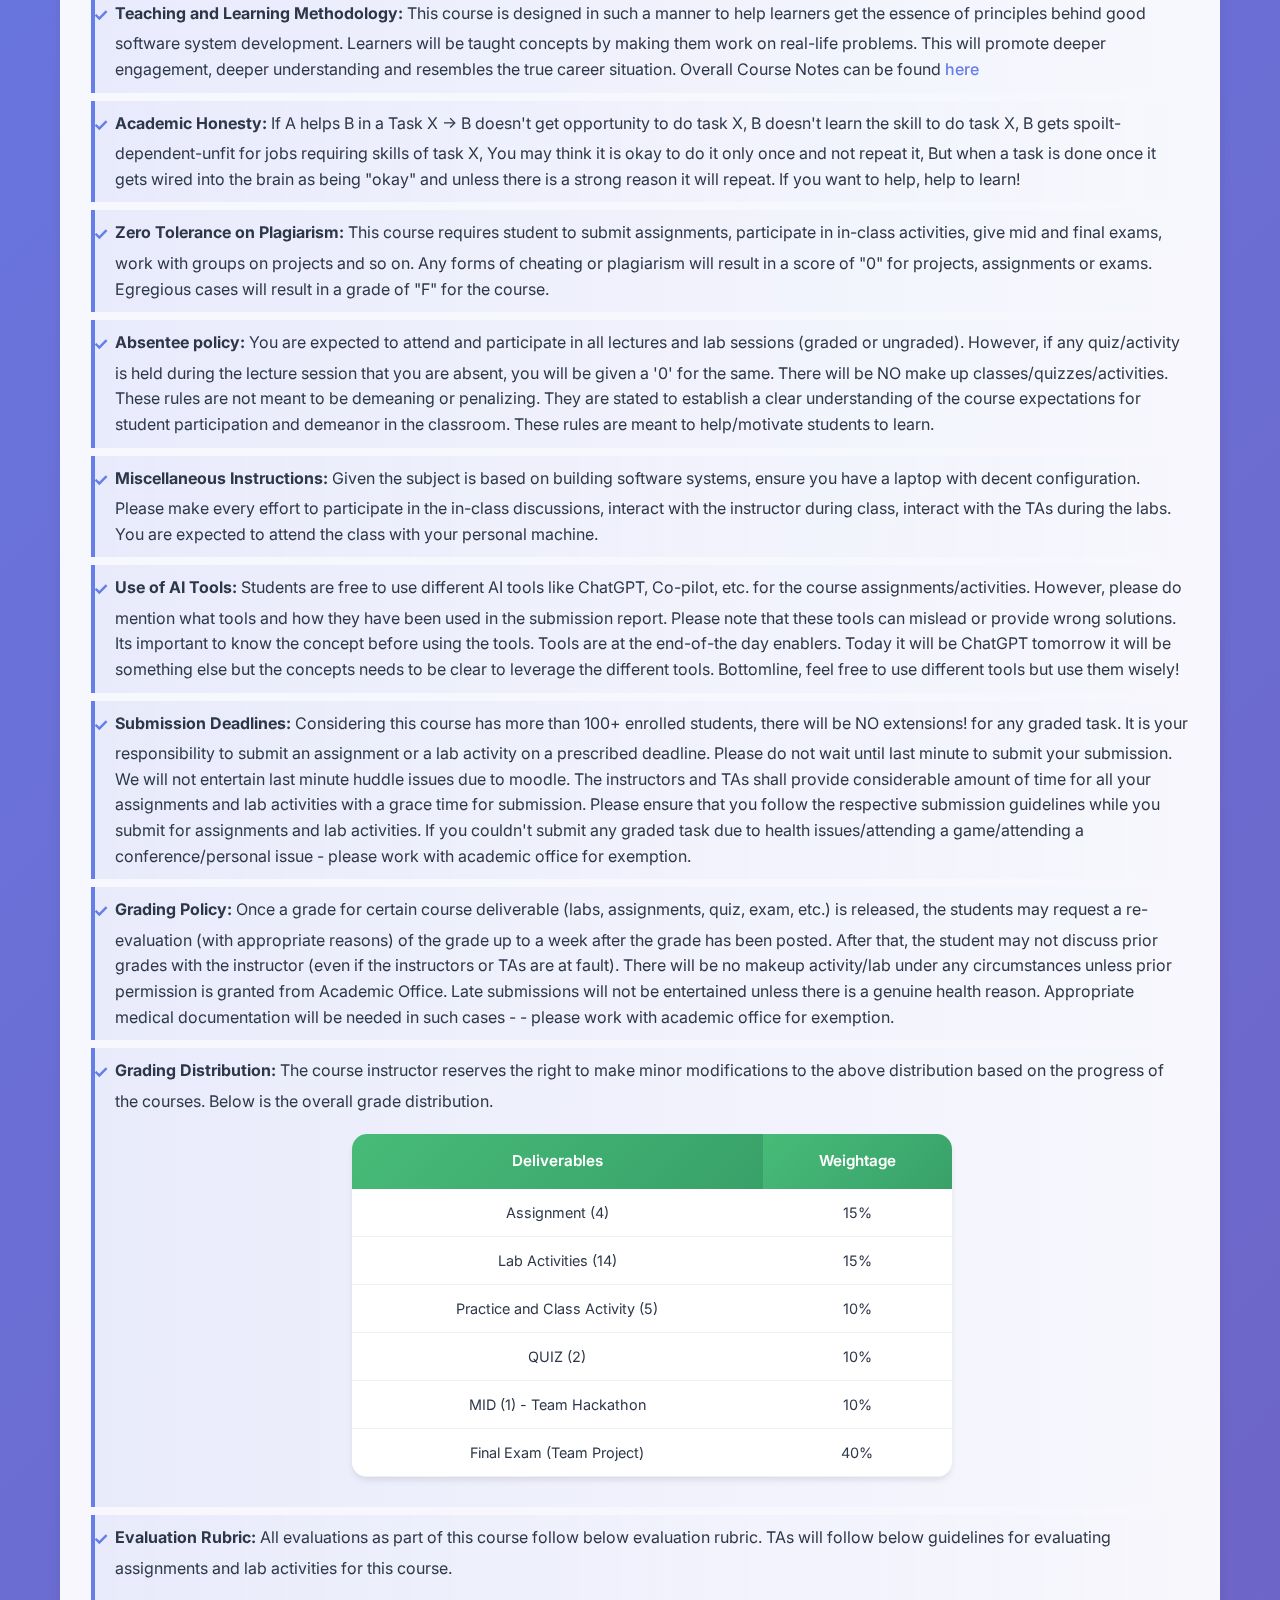
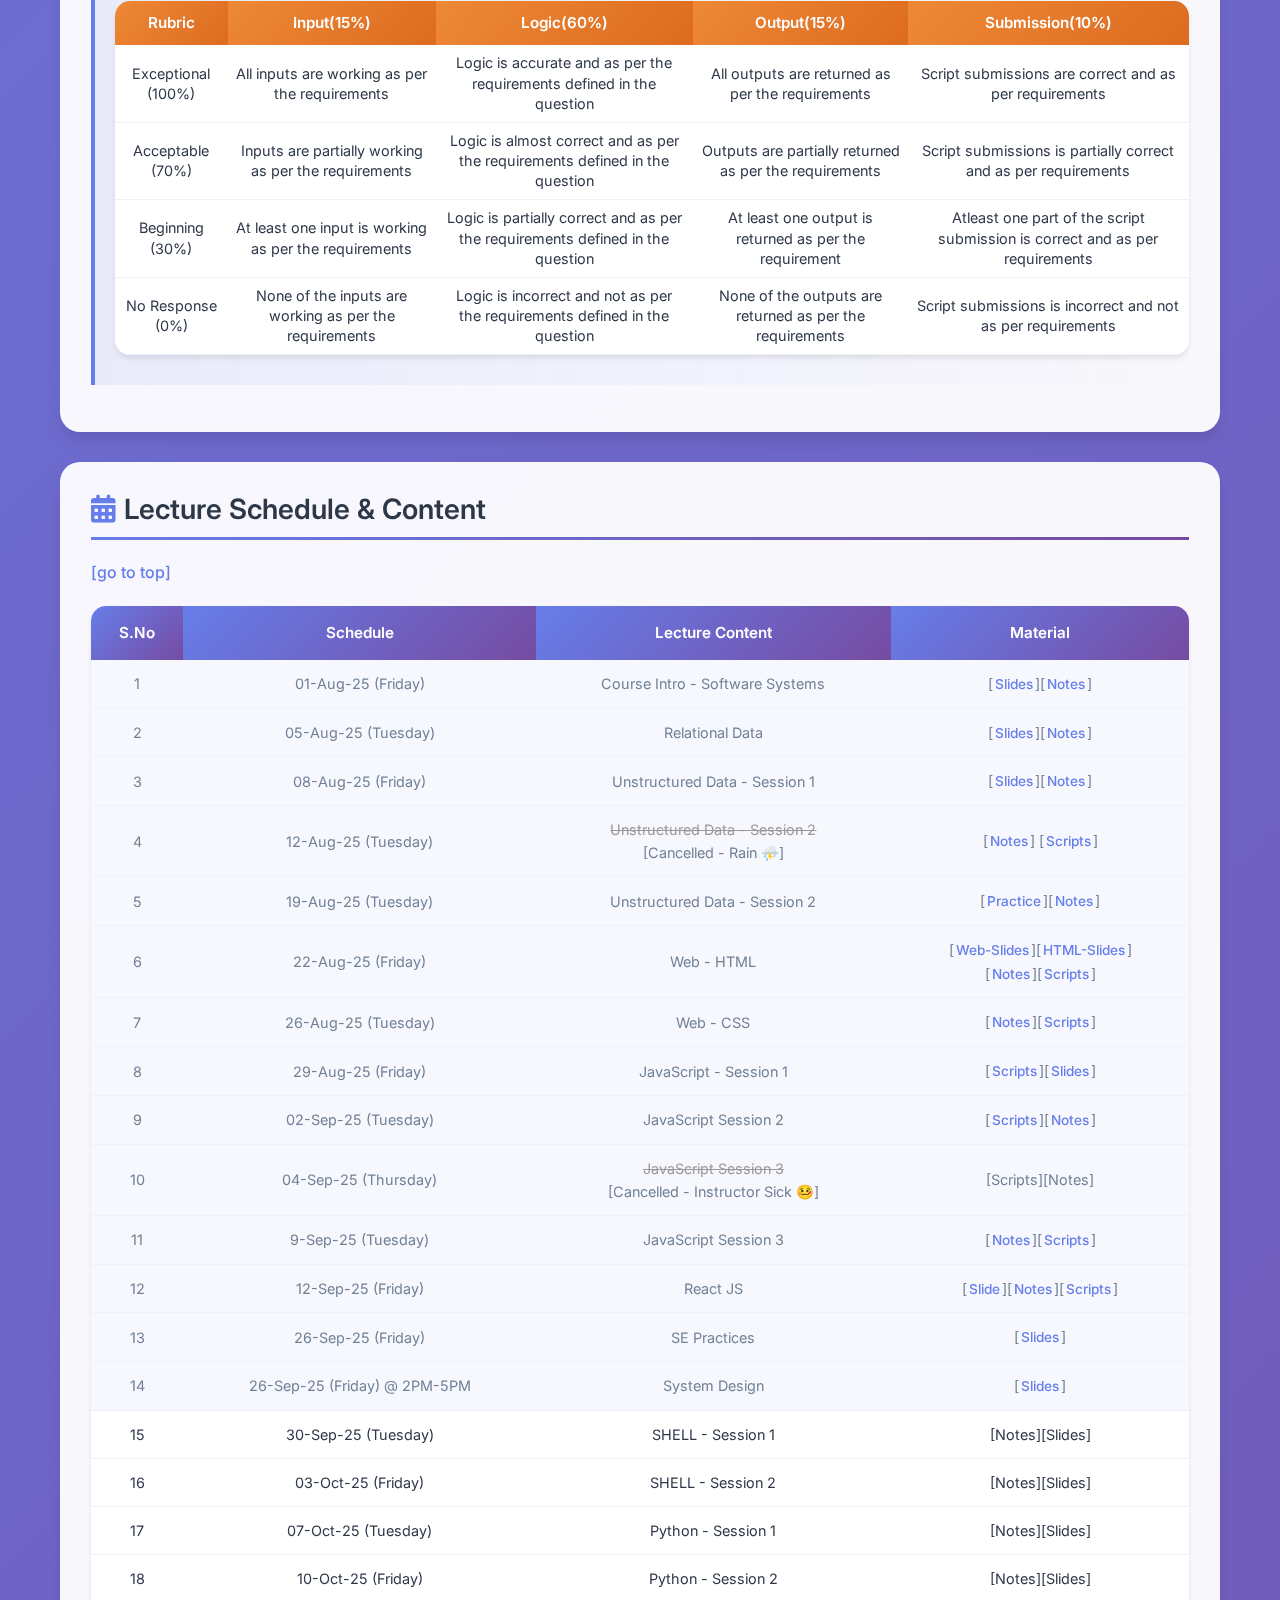
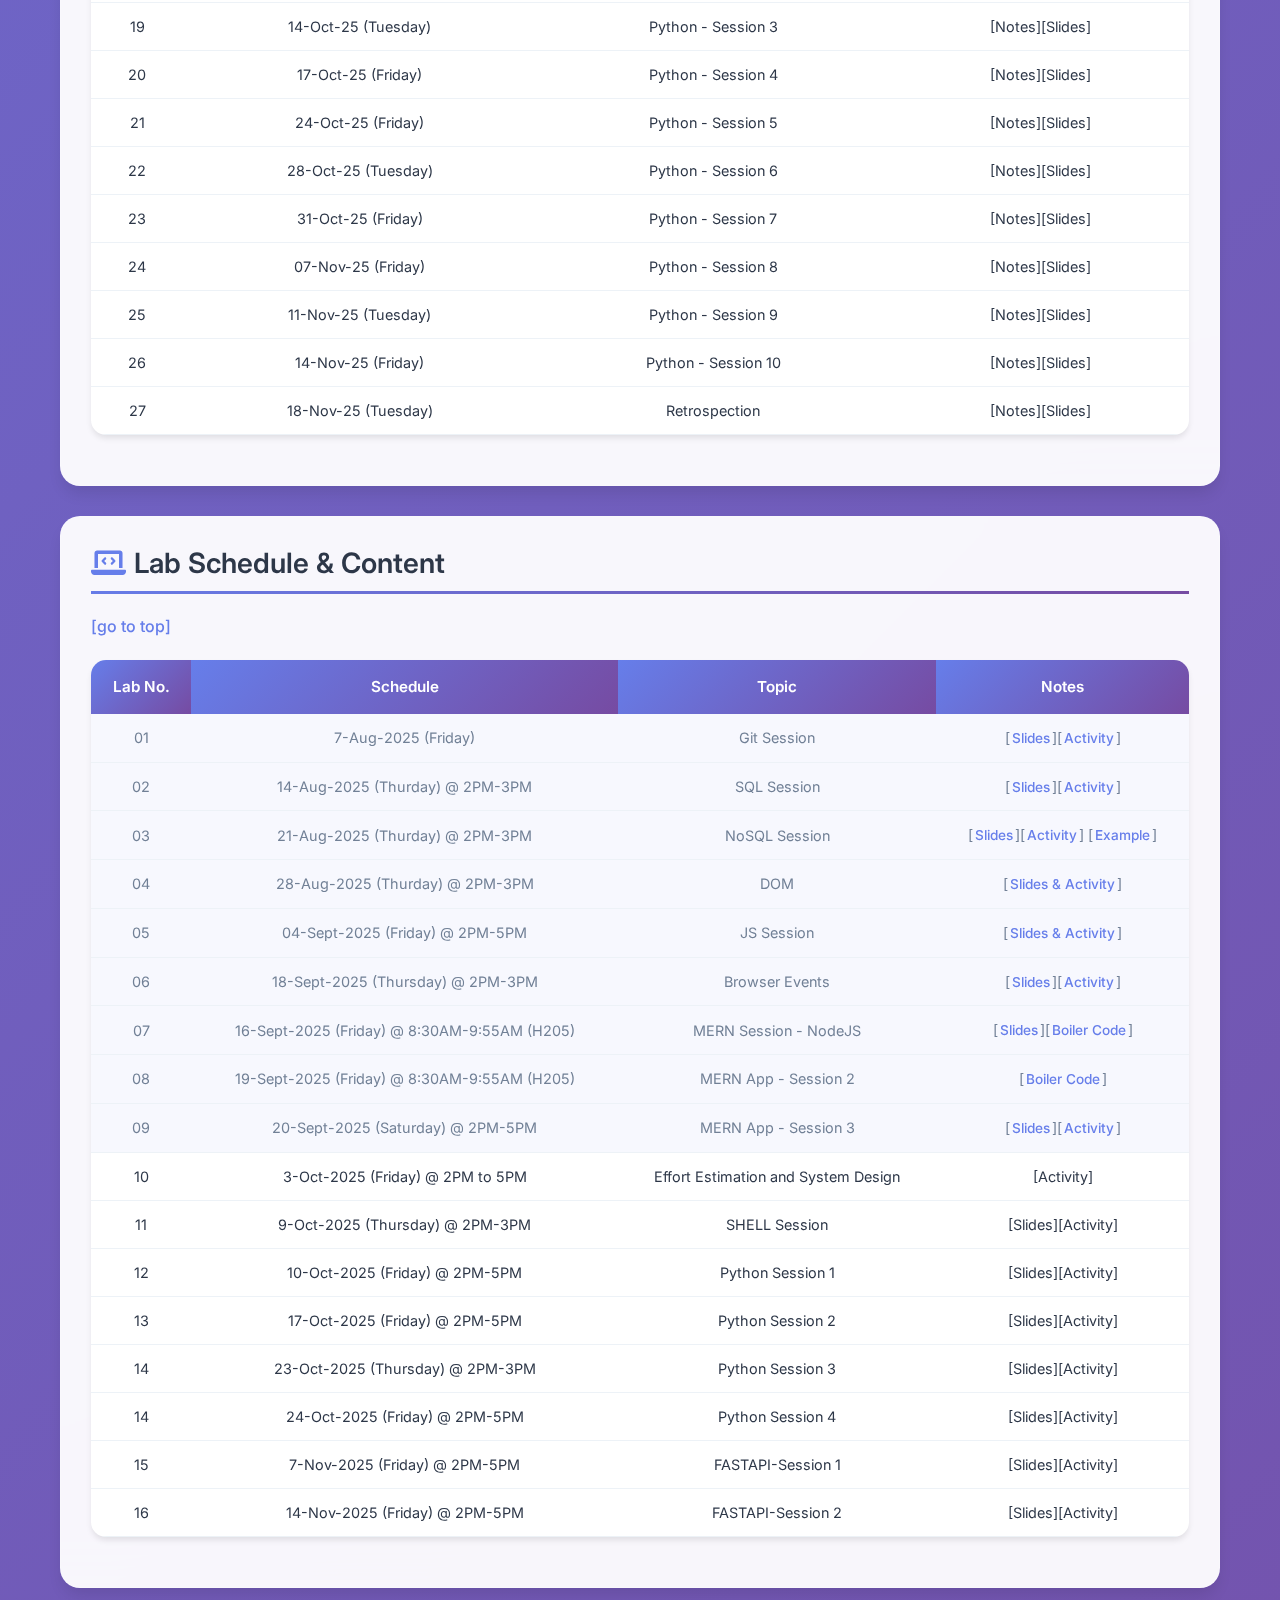
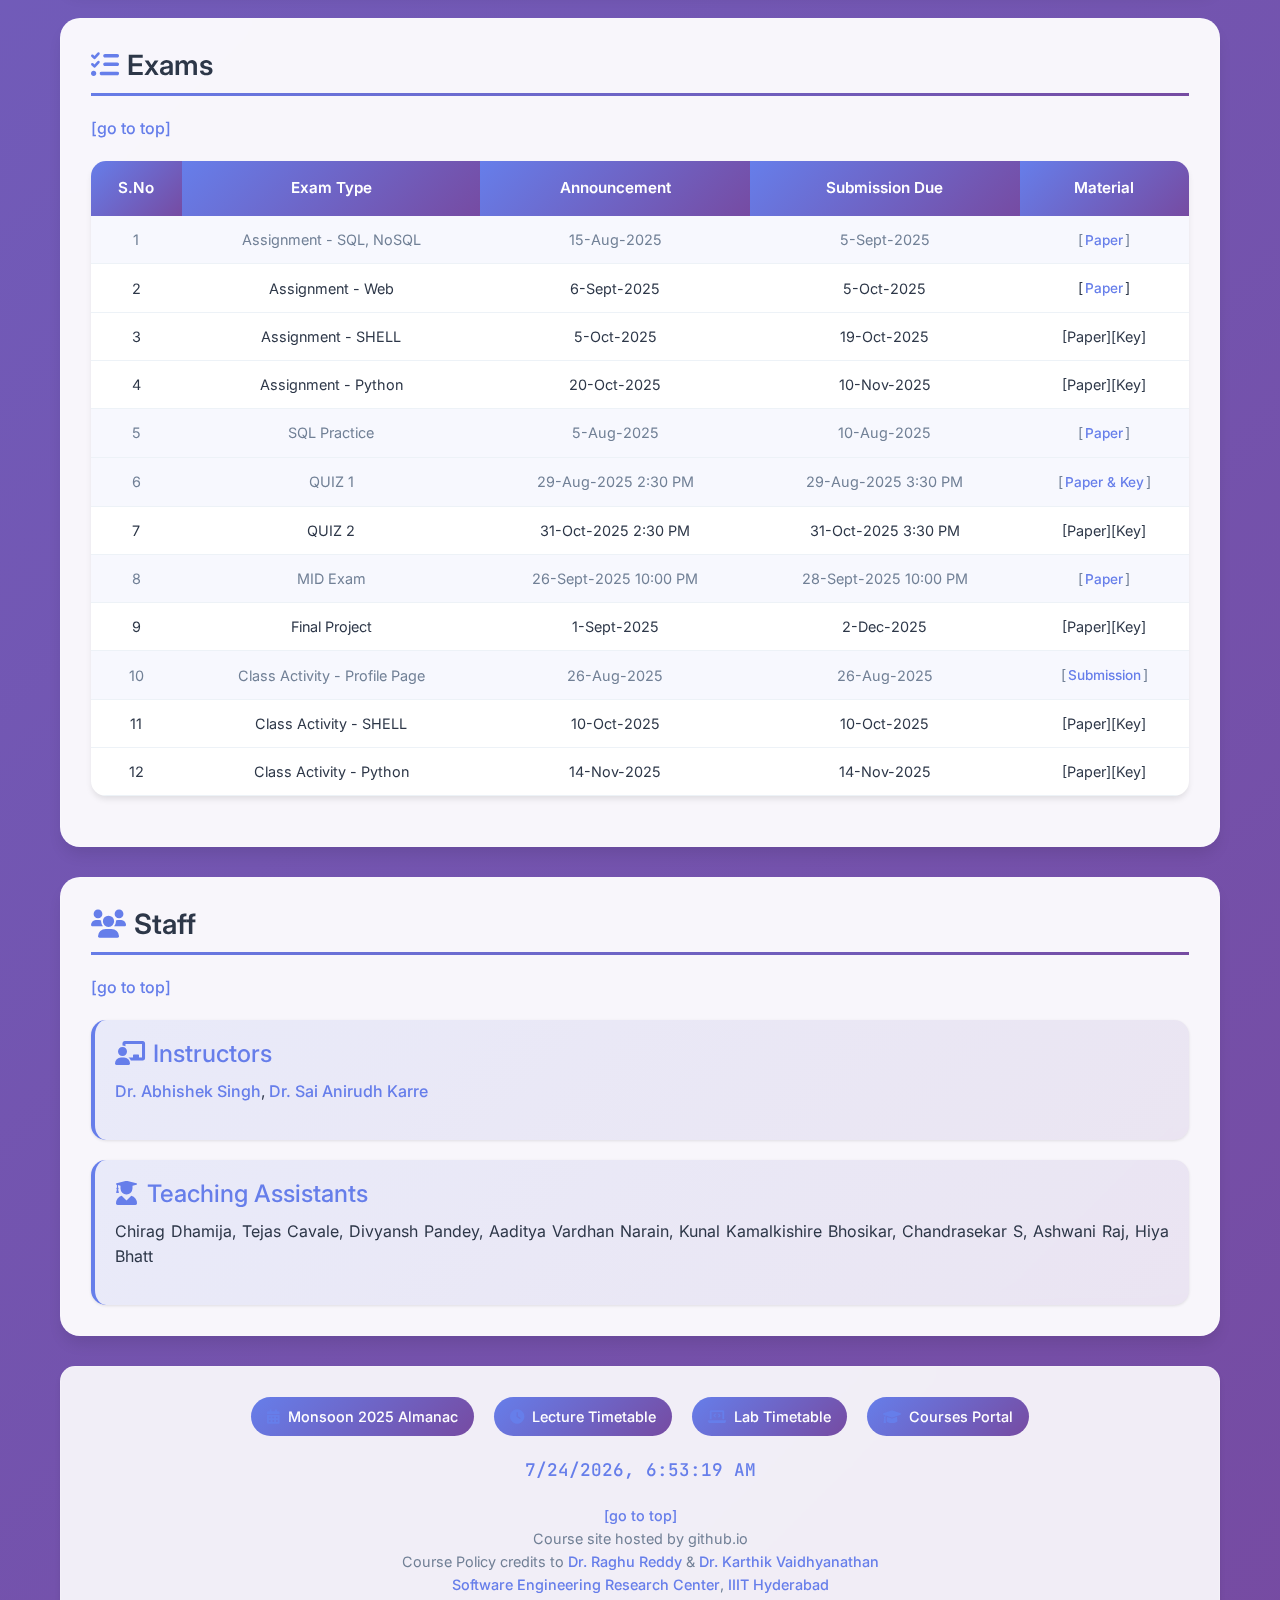
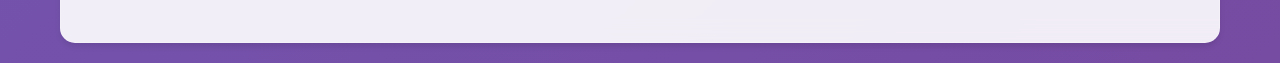
<file: ssd_course_website.html>
<!DOCTYPE html>
<html lang="en">
<head>
    <title>CS6.302 SSD Monsoon 2025</title>
    <meta charset="UTF-8">
    <meta name="viewport" content="width=device-width, initial-scale=1.0"/>
    <link rel="stylesheet" href="https://fonts.googleapis.com/css2?family=Inter:wght@300;400;500;600;700&family=JetBrains+Mono:wght@400;500&display=swap">
    <link href="https://cdn.jsdelivr.net/npm/bootstrap@5.3.0/dist/css/bootstrap.min.css" rel="stylesheet">
    <link href="https://cdnjs.cloudflare.com/ajax/libs/font-awesome/6.0.0/css/all.min.css" rel="stylesheet">
    <link rel="stylesheet" href="styles.css">
	<script>
        const lastModified = new Date(document.lastModified);
        const formattedDate = lastModified.toLocaleString('en-US', {
            year: 'numeric',
            month: 'long',
            day: 'numeric',
            hour: '2-digit',
            minute: '2-digit'
        });
        document.addEventListener('DOMContentLoaded', function() {
            const lastUpdatedElement = document.getElementById("lastUpdated");
            if (lastUpdatedElement) {
                lastUpdatedElement.innerHTML += formattedDate;
            }
        });
    </script>
    <script>
        function startTime() {
            const today = new Date();
            let h = today.getHours();
            let m = today.getMinutes();
            let s = today.getSeconds();
            m = checkTime(m);
            s = checkTime(s);
            const txtElement = document.getElementById('txt');
            if (txtElement) {
                txtElement.innerHTML = today.toLocaleString();
            }
            setTimeout(startTime, 1000);
        }

        function checkTime(i) {
            if (i < 10) {i = "0" + i};
            return i;
        }

        // Add smooth scrolling and interactive effects
        document.addEventListener('DOMContentLoaded', function() {
            // Add fade-in animation to cards
            const observer = new IntersectionObserver(function(entries) {
                entries.forEach(entry => {
                    if (entry.isIntersecting) {
                        entry.target.classList.add('fade-in');
                    }
                });
            });

            const cards = document.querySelectorAll('.content-card');
            cards.forEach(card => {
                observer.observe(card);
            });

            // Add hover effects to table rows
            const tableRows = document.querySelectorAll('.modern-table tr');
            tableRows.forEach(row => {
                row.addEventListener('mouseenter', function() {
                    this.style.transform = 'scale(1.02)';
                    this.style.transition = 'transform 0.2s ease';
                });
                
                row.addEventListener('mouseleave', function() {
                    this.style.transform = 'scale(1)';
                });
            });
        });
    </script>
    <script src="https://ajax.googleapis.com/ajax/libs/jquery/3.5.1/jquery.min.js"></script>
</head>
<body onload="startTime()">
    <div class="container-custom">
        <!-- Header Section -->
        <div class="header-section">
            <h1 class="main-title" id="home">CS6.302 - Software System Development</h1>
            <p class="subtitle">Software Engineering Research Center, IIIT Hyderabad</p>
            <p class="semester">Monsoon 2025</p>
        </div>

        <!-- Navigation Section -->
        <div class="nav-section">
            <div class="nav-links">
                <a href="#about"><i class="fas fa-info-circle icon"></i>About</a>
                <a href="#lecture"><i class="fas fa-chalkboard-teacher icon"></i>Lecture/Lab/Office Hours</a>
                <a href="#cpolicy"><i class="fas fa-clipboard-list icon"></i>Course Policy</a>
                <a href="#schedule"><i class="fas fa-calendar-alt icon"></i>Lectures</a>
                <a href="#lab"><i class="fas fa-laptop-code icon"></i>Lab</a>
                <a href="#activity"><i class="fas fa-tasks icon"></i>Exams</a>
                <a href="#staff"><i class="fas fa-users icon"></i>Staff</a>
            </div>
        </div>

        <!-- About Section -->
        <div class="content-card">
            <h2 class="section-title" id="about"><i class="fas fa-book icon"></i>About</h2>
            <p>Software System Development is a graduate-level course that equips students with a comprehensive understanding of the principles, tools, and practices involved in designing and building modern software systems. Emphasizing a systems-oriented perspective, the course explores foundational and contemporary topics including Operating Systems, Computer Networks, Software Engineering methodologies, and Database Systems (both relational and NoSQL).</p>
            <br>
            <p>Students will gain practical experience with industry-relevant tools and technologies such as Bash scripting, SQL, NoSQL databases, HTML, CSS, JavaScript, front-end frameworks, RESTful APIs, Python, and Flask. The course focuses on building scalable, maintainable, and secure software systems while fostering an appreciation for system integration, version control, development workflows, and deployment strategies.</p>
            <br>
            <p>Designed for students with a fundamental background in programming, this course bridges theory and practice, preparing them to contribute effectively to complex software development projects in both research and industry settings.</p>
        </div>

        <!-- Lecture/Lab Hours Section -->
        <div class="content-card">
            <h2 class="section-title" id="lecture"><i class="fas fa-clock icon"></i>Lecture/Lab Hours</h2>
            <p>The lectures will be in-person and will be conducted by the Instructor. The lab sessions will be in-person and will be conducted by the Teaching Assistants. The lecture material (slides, lectures notes, Suppl Material) can be accessed from this website. The lecture and lab hours are mentioned below:</p>
            <ul>
                <li><span class="emoji">🏛️</span><strong>Lecture:</strong> 8:30 AM to 9:55 AM - Tuesdays and Fridays - Lecture Hall: H-205 - 29 Classes</li>
                <li><span class="emoji">💻</span><strong>Lab/Tutorial:</strong> 2:00 PM to 3:00 PM @ SH1 & 2:00 PM to 5:00 PM - Friday - Lecture Hall: SH1 - 14 Sessions</li>
            </ul>
            
            <div class="highlight-box">
                <h4><i class="fas fa-user-clock icon"></i>Office Hours</h4>
                <p>There are no specific instructor office hours. Instructor is available to meet all the students for 15 minutes before every class to address any queries or concerns. You can also directly write to instructor at saianirudh.karre[at]iiit.ac.in to get your queries addressed. TA office hours can be found <a href="#staff">here</a>.</p>
            </div>
        </div>

        <!-- Course Policy Section -->
        <div class="content-card">
            <h2 class="section-title" id="cpolicy"><i class="fas fa-clipboard-list icon"></i>Course Policy</h2>
            <p><a href="#home">[go to top]</a></p>
            
            <ul>
                <li><strong>Teaching and Learning Methodology:</strong> This course is designed in such a manner to help learners get the essence of principles behind good software system development. Learners will be taught concepts by making them work on real-life problems. This will promote deeper engagement, deeper understanding and resembles the true career situation. Overall Course Notes can be found <a href="https://tinted-rumba-8c6.notion.site/CS6-302-Software-System-Development-670da706e9514d7f9d5b1bcf3c6a1005" target="_blank">here</a></li>
                
                <li><strong>Academic Honesty:</strong> If A helps B in a Task X -> B doesn't get opportunity to do task X, B doesn't learn the skill to do task X, B gets spoilt-dependent-unfit for jobs requiring skills of task X, You may think it is okay to do it only once and not repeat it, But when a task is done once it gets wired into the brain as being "okay" and unless there is a strong reason it will repeat. If you want to help, help to learn!</li>
                
                <li><strong>Zero Tolerance on Plagiarism:</strong> This course requires student to submit assignments, participate in in-class activities, give mid and final exams, work with groups on projects and so on. Any forms of cheating or plagiarism will result in a score of "0" for projects, assignments or exams. Egregious cases will result in a grade of "F" for the course.</li>
                
                <li><strong>Absentee policy:</strong> You are expected to attend and participate in all lectures and lab sessions (graded or ungraded). However, if any quiz/activity is held during the lecture session that you are absent, you will be given a '0' for the same. There will be NO make up classes/quizzes/activities. These rules are not meant to be demeaning or penalizing. They are stated to establish a clear understanding of the course expectations for student participation and demeanor in the classroom. These rules are meant to help/motivate students to learn.</li>
                
                <li><strong>Miscellaneous Instructions:</strong> Given the subject is based on building software systems, ensure you have a laptop with decent configuration. Please make every effort to participate in the in-class discussions, interact with the instructor during class, interact with the TAs during the labs. You are expected to attend the class with your personal machine.</li>
                
                <li><strong>Use of AI Tools:</strong> Students are free to use different AI tools like ChatGPT, Co-pilot, etc. for the course assignments/activities. However, please do mention what tools and how they have been used in the submission report. Please note that these tools can mislead or provide wrong solutions. Its important to know the concept before using the tools. Tools are at the end-of-the day enablers. Today it will be ChatGPT tomorrow it will be something else but the concepts needs to be clear to leverage the different tools. Bottomline, feel free to use different tools but use them wisely!</li>
                
                <li><strong>Submission Deadlines:</strong> Considering this course has more than 100+ enrolled students, there will be NO extensions! for any graded task. It is your responsibility to submit an assignment or a lab activity on a prescribed deadline. Please do not wait until last minute to submit your submission. We will not entertain last minute huddle issues due to moodle. The instructors and TAs shall provide considerable amount of time for all your assignments and lab activities with a grace time for submission. Please ensure that you follow the respective submission guidelines while you submit for assignments and lab activities. If you couldn't submit any graded task due to health issues/attending a game/attending a conference/personal issue - please work with academic office for exemption.</li>
                
                <li><strong>Grading Policy:</strong> Once a grade for certain course deliverable (labs, assignments, quiz, exam, etc.) is released, the students may request a re-evaluation (with appropriate reasons) of the grade up to a week after the grade has been posted. After that, the student may not discuss prior grades with the instructor (even if the instructors or TAs are at fault). There will be no makeup activity/lab under any circumstances unless prior permission is granted from Academic Office. Late submissions will not be entertained unless there is a genuine health reason. Appropriate medical documentation will be needed in such cases - - please work with academic office for exemption.</li>
                
                <li><strong>Grading Distribution:</strong> The course instructor reserves the right to make minor modifications to the above distribution based on the progress of the courses. Below is the overall grade distribution.
                    <table class="modern-table grade-table">
                        <tr>
                            <th>Deliverables</th>
                            <th>Weightage</th>
                        </tr>
                        <tr>
                            <td>Assignment (4)</td>
                            <td>15%</td>
                        </tr>
                        <tr>
                            <td>Lab Activities (14)</td>
                            <td>15%</td>
                        </tr>
                        <tr>
                            <td>Practice and Class Activity (5)</td>
                            <td>10%</td>
                        </tr>
                        <tr>
                            <td>QUIZ (2)</td>
                            <td>10%</td>
                        </tr>
                        <tr>
                            <td>MID (1) - Team Hackathon</td>
                            <td>10%</td>
                        </tr>
                        <tr>
                            <td>Final Exam (Team Project)</td>
                            <td>40%</td>
                        </tr>
                    </table>
                </li>
                
                <li><strong>Evaluation Rubric:</strong> All evaluations as part of this course follow below evaluation rubric. TAs will follow below guidelines for evaluating assignments and lab activities for this course.
                    <table class="modern-table rubric-table">
                        <tr>
                            <th>Rubric</th>
                            <th>Input(15%)</th>
                            <th>Logic(60%)</th>
                            <th>Output(15%)</th>
                            <th>Submission(10%)</th>
                        </tr>
                        <tr>
                            <td>Exceptional (100%)</td>
                            <td>All inputs are working as per the requirements</td>
                            <td>Logic is accurate and as per the requirements defined in the question</td>
                            <td>All outputs are returned as per the requirements</td>
                            <td>Script submissions are correct and as per requirements</td>
                        </tr>
                        <tr>
                            <td>Acceptable (70%)</td>
                            <td>Inputs are partially working as per the requirements</td>
                            <td>Logic is almost correct and as per the requirements defined in the question</td>
                            <td>Outputs are partially returned as per the requirements</td>
                            <td>Script submissions is partially correct and as per requirements</td>
                        </tr>
                        <tr>
                            <td>Beginning (30%)</td>
                            <td>At least one input is working as per the requirements</td>
                            <td>Logic is partially correct and as per the requirements defined in the question</td>
                            <td>At least one output is returned as per the requirement</td>
                            <td>Atleast one part of the script submission is correct and as per requirements</td>
                        </tr>
                        <tr>
                            <td>No Response (0%)</td>
                            <td>None of the inputs are working as per the requirements</td>
                            <td>Logic is incorrect and not as per the requirements defined in the question</td>
                            <td>None of the outputs are returned as per the requirements</td>
                            <td>Script submissions is incorrect and not as per requirements</td>
                        </tr>
                    </table>
                </li>
            </ul>
        </div>

        <!-- Lecture Schedule Section -->
        <div class="content-card">
            <h2 class="section-title" id="schedule"><i class="fas fa-calendar-alt icon"></i>Lecture Schedule & Content</h2>
            <p><a href="#home">[go to top]</a></p>
            
            <table class="modern-table">
                <tr>
                    <th>S.No</th>
                    <th>Schedule</th>
                    <th>Lecture Content</th>
                    <th>Material</th>
                </tr>
  <tr align="center" class="light-text-row">
    <td>1</td>
    <td>01-Aug-25 (Friday)</td>
    <td>Course Intro - Software Systems</td>
    <td>[<a href="https://docs.google.com/viewer?url=https://raw.githubusercontent.com/sai11101989/sai11101989.github.io/main/Course/SSD_Monsoon2025/SSD_Monsoon2025.pdf" target="_blank">Slides</a>][<a href="https://tinted-rumba-8c6.notion.site/Software-System-2456a6248bf68034bc14cfc44dc93062" target="_blank">Notes</a>]</td>
  </tr>
  <tr align="center" class="light-text-row">
    <td>2</td>
    <td>05-Aug-25 (Tuesday)</td>
    <td>Relational Data</td>
    <td>[<a href="https://docs.google.com/viewer?url=https://raw.githubusercontent.com/sai11101989/sai11101989.github.io/main/Course/SSD_Monsoon2025/data.pdf" target="_blank">Slides</a>][<a href="https://tinted-rumba-8c6.notion.site/Structured-Databases-2456a6248bf6805f83e1cbf0a58761ec" target="_blank">Notes</a>]</td>
  </tr>
  <tr align="center" class="light-text-row">
    <td>3</td>
    <td>08-Aug-25 (Friday)</td>
    <td>Unstructured Data - Session 1</td>
    <td>[<a href="https://docs.google.com/viewer?url=https://raw.githubusercontent.com/sai11101989/sai11101989.github.io/main/Course/SSD_Monsoon2025/NoSQLClass.pdf" target="_blank">Slides</a>][<a href="https://tinted-rumba-8c6.notion.site/Unstructured-Databases-24b6a6248bf680679b36e76c33d301c4" target="_blank">Notes</a>]</td>
  </tr>
  <tr align="center" class="light-text-row">
    <td>4</td>
    <td>12-Aug-25 (Tuesday)</td>
    <td><s>Unstructured Data - Session 2</s> <br> [Cancelled - Rain ⛈️]</td>
    <td>[<a href="https://tinted-rumba-8c6.notion.site/Unstructured-Databases-24b6a6248bf680679b36e76c33d301c4" target="_blank">Notes</a>] [<a href="https://raw.githubusercontent.com/sai11101989/sai11101989.github.io/main/Course/ISS_Spring_2025/mongo.txt" target="_blank">Scripts</a>] </td>
  </tr>
  <tr align="center" class="light-text-row">
    <td>5</td>
    <td>19-Aug-25 (Tuesday)</td>
    <td>Unstructured Data - Session 2</td>
    <td>[<a href="https://tinted-rumba-8c6.notion.site/Worked-out-Examples-2546a6248bf68073a460cbfc52825dfd" target="_blank">Practice</a>][<a href="https://tinted-rumba-8c6.notion.site/Some-Concepts-2546a6248bf6806fafd0d8260507fc03?pvs=73" target="_blank">Notes</a>]</td>
  </tr>
  <tr align="center" class="light-text-row">
    <td>6</td>
    <td>22-Aug-25 (Friday)</td>
    <td>Web - HTML</td>
    <td>[<a href="https://docs.google.com/viewer?url=https://raw.githubusercontent.com/sai11101989/sai11101989.github.io/main/Course/SSD_Monsoon2025/Web.pdf" target="_blank">Web-Slides</a>][<a href="https://docs.google.com/viewer?url=https://raw.githubusercontent.com/sai11101989/sai11101989.github.io/main/Course/SSD_Monsoon2025/HTML.pdf" target="_blank">HTML-Slides</a>]<br>[<a href="https://tinted-rumba-8c6.notion.site/Web-Technology-2566a6248bf6800488d0c13a992502e4?pvs=143" target="_blank">Notes</a>][<a href="https://docs.google.com/viewer?url=https://raw.githubusercontent.com/sai11101989/sai11101989.github.io/main/Course/SSD_Monsoon2025/html_super_demo_single_file_html.html" target="_blank">Scripts</a>]</td>
  </tr>
  <tr align="center" class="light-text-row">
    <td>7</td>
    <td>26-Aug-25 (Tuesday)</td>
    <td>Web - CSS</td>
    <td>[<a href="https://tinted-rumba-8c6.notion.site/CSS-2566a6248bf680dc8299c320f04a5141?pvs=74" target="_blank">Notes</a>][<a href="https://docs.google.com/viewer?url=https://raw.githubusercontent.com/sai11101989/sai11101989.github.io/main/Course/SSD_Monsoon2025/css_super_demo_single_file_html.html" target="_blank">Scripts</a>]</td>
  </tr>
  <tr align="center" class="light-text-row">
    <td>8</td>
    <td>29-Aug-25 (Friday)</td>
    <td>JavaScript - Session 1</td>
    <td>[<a href="https://github.com/sai11101989/sai11101989.github.io/tree/main/Course/SSD_Monsoon2025/JS1" target="_blank">Scripts</a>][<a href="https://docs.google.com/viewer?url=https://raw.githubusercontent.com/sai11101989/sai11101989.github.io/main/Course/ISS_Spring_2025/6_Class6_JavaScript.pdf" target="_blank">Slides</a>]</td>
  </tr>
  <tr align="center" class="light-text-row">
    <td>9</td>
    <td>02-Sep-25 (Tuesday)</td>
    <td>JavaScript Session 2</td>
    <td>[<a href="https://github.com/sai11101989/sai11101989.github.io/tree/main/Course/SSD_Monsoon2025/JS2" target="_blank">Scripts</a>][<a href="https://tinted-rumba-8c6.notion.site/JavaScript-2606a6248bf680138283f6419bd87777" target="_blank">Notes</a>]</td>
  </tr>
  <tr align="center" class="light-text-row">
    <td>10</td>
    <td>04-Sep-25 (Thursday)</td>
    <td><s>JavaScript Session 3 </s> <br> [Cancelled - Instructor Sick 🤒]</td>
    <td>[Scripts][Notes]</td>
  </tr>
  <tr align="center" class="light-text-row">
    <td>11</td>
    <td>9-Sep-25 (Tuesday)</td>
    <td>JavaScript Session 3</td>
    <td>[<a href="https://tinted-rumba-8c6.notion.site/Data-Structures-2686a6248bf680098b38d12626ad1012?pvs=74" target="_blank">Notes</a>][<a href="https://github.com/sai11101989/sai11101989.github.io/tree/main/Course/SSD_Monsoon2025/JS3" target="_blank">Scripts</a>]</td>
  </tr>
  <tr align="center" class="light-text-row">
    <td>12</td>
    <td>12-Sep-25 (Friday)</td>
    <td>React JS</td>
    <td>[<a href="https://docs.google.com/viewer?url=https://raw.githubusercontent.com/sai11101989/sai11101989.github.io/main/Course/SSD_Monsoon2025/ReactJS_2025.pdf" target="_target">Slide</a>][<a href="https://www.notion.so/Asynchronous-JavaScript-26b6a6248bf68016971dd3bde3b89015" target="_blank">Notes</a>][<a href="https://github.com/sai11101989/sai11101989.github.io/tree/main/Course/SSD_Monsoon2025/JS4" target="_blank">Scripts</a>]</td>
  </tr>
  <tr align="center" class="light-text-row">
    <td>13</td>
    <td>26-Sep-25 (Friday)</td>
    <td>SE Practices</td>
    <td>[<a href="https://docs.google.com/viewer?url=https://raw.githubusercontent.com/sai11101989/sai11101989.github.io/main/Course/SSD_Monsoon2025/SEPractices.pdf" target="_target">Slides</a>]</td>
  </tr>
	<tr align="center" class="light-text-row">
    <td>14</td>
    <td>26-Sep-25 (Friday) @ 2PM-5PM</td>
    <td>System Design</td>
    <td>[<a href="https://docs.google.com/viewer?url=https://raw.githubusercontent.com/sai11101989/sai11101989.github.io/main/Course/SSD_Monsoon2025/SystemDesign.pdf" target="_target">Slides</a>]</td>
  </tr>
  <tr align="center">
    <td>15</td>
    <td>30-Sep-25 (Tuesday)</td>
    <td>SHELL - Session 1</td>
    <td>[Notes][Slides]</td>
  </tr>
  <tr align="center">
    <td>16</td>
    <td>03-Oct-25 (Friday)</td>
    <td>SHELL - Session 2</td>
    <td>[Notes][Slides]</td>
  </tr>
  <tr align="center">
    <td>17</td>
    <td>07-Oct-25 (Tuesday)</td>
    <td>Python - Session 1</td>
    <td>[Notes][Slides]</td>
  </tr>
  <tr align="center">
    <td>18</td>
    <td>10-Oct-25 (Friday)</td>
    <td>Python - Session 2</td>
    <td>[Notes][Slides]</td>
  </tr>
  <tr align="center">
    <td>19</td>
    <td>14-Oct-25 (Tuesday)</td>
    <td>Python - Session 3</td>
    <td>[Notes][Slides]</td>
  </tr>
  <tr align="center">
    <td>20</td>
    <td>17-Oct-25 (Friday)</td>
    <td>Python - Session 4</td>
    <td>[Notes][Slides]</td>
  </tr>
  <tr align="center">
    <td>21</td>
    <td>24-Oct-25 (Friday)</td>
    <td>Python - Session 5</td>
    <td>[Notes][Slides]</td>
  </tr>
  <tr align="center">
    <td>22</td>
    <td>28-Oct-25 (Tuesday)</td>
    <td>Python - Session 6</td>
    <td>[Notes][Slides]</td>
  </tr>
  <tr align="center">
    <td>23</td>
    <td>31-Oct-25 (Friday)</td>
    <td>Python - Session 7</td>
    <td>[Notes][Slides]</td>
  </tr>
  <tr align="center">
    <td>24</td>
    <td>07-Nov-25 (Friday)</td>
    <td>Python - Session 8</td>
    <td>[Notes][Slides]</td>
  </tr>
  <tr align="center">
    <td>25</td>
    <td>11-Nov-25 (Tuesday)</td>
    <td>Python - Session 9</td>
    <td>[Notes][Slides]</td>
  </tr>
  <tr align="center">
    <td>26</td>
    <td>14-Nov-25 (Friday)</td>
    <td>Python - Session 10</td>
    <td>[Notes][Slides]</td>
  </tr>
  <tr align="center">
    <td>27</td>
    <td>18-Nov-25 (Tuesday)</td>
    <td>Retrospection</td>
    <td>[Notes][Slides]</td>
  </tr>
            </table>
        </div>

        <!-- Lab Schedule Section -->
        <div class="content-card">
            <h2 class="section-title" id="lab"><i class="fas fa-laptop-code icon"></i>Lab Schedule & Content</h2>
            <p><a href="#home">[go to top]</a></p>
            
            <table class="modern-table">
                <tr>
                    <th>Lab No.</th>
                    <th>Schedule</th>
                    <th>Topic</th>
                    <th>Notes</th>
                </tr>
<tr align="center" class="light-text-row">
<td>01</td><td>7-Aug-2025 (Friday)</td><td>Git Session</td><td>[<a href="https://docs.google.com/viewer?url=https://raw.githubusercontent.com/sai11101989/sai11101989.github.io/main/Course/SSD_Monsoon2025/Labs/Lab01/SSD%20Tutorial%20%20-%20GIT.pdf" target="_blank">Slides</a>][<a href="https://docs.google.com/viewer?url=https://raw.githubusercontent.com/sai11101989/sai11101989.github.io/main/Course/SSD_Monsoon2025/Labs/Lab01/SSD_GIT_LAB.pdf" target="_blank">Activity</a>]</td>
</tr>
<tr align="center" class="light-text-row">
<td>02</td><td>14-Aug-2025 (Thurday) @ 2PM-3PM</td><td>SQL Session</td><td>[<a href="https://docs.google.com/viewer?url=https://raw.githubusercontent.com/sai11101989/sai11101989.github.io/main/Course/SSD_Monsoon2025/Labs/Lab01/Lab-2.pdf" target="_blank">Slides</a>][<a href="https://docs.google.com/viewer?url=https://raw.githubusercontent.com/sai11101989/sai11101989.github.io/main/Course/SSD_Monsoon2025/Labs/Lab01/Activity%20-%20Lab%202.pdf" target="_blank">Activity</a>] </td>
</tr>
<tr align="center" class="light-text-row">
<td>03</td><td>21-Aug-2025 (Thurday) @ 2PM-3PM</td><td>NoSQL Session</td><td>[<a href="https://docs.google.com/viewer?url=https://raw.githubusercontent.com/sai11101989/sai11101989.github.io/main/Course/SSD_Monsoon2025/Labs/Lab01/NoSQL%20Lab3.pdf" target="_blank">Slides</a>][<a href="https://docs.google.com/viewer?url=https://raw.githubusercontent.com/sai11101989/sai11101989.github.io/main/Course/SSD_Monsoon2025/Labs/Lab01/Activity_lab3.pdf" target="_blank">Activity</a>] [<a href="https://docs.google.com/viewer?url=https://raw.githubusercontent.com/sai11101989/sai11101989.github.io/main/Course/SSD_Monsoon2025/Labs/Lab01/NoSQL_Illustration.pdf" target="_blank">Example</a>]</td>
</tr>
<tr align="center" class="light-text-row">
<td>04</td><td>28-Aug-2025 (Thurday) @ 2PM-3PM</td><td>DOM</td><td>[<a href="https://github.com/sai11101989/sai11101989.github.io/tree/main/Course/SSD_Monsoon2025/DOM" target="_blank">Slides & Activity</a>]</td>
</tr>
<tr align="center" class="light-text-row">
<td>05</td><td>04-Sept-2025 (Friday) @ 2PM-5PM</td><td>JS Session </td><td>[<a href="https://github.com/sai11101989/sai11101989.github.io/tree/main/Course/SSD_Monsoon2025/JSLab" target="_blank">Slides & Activity</a>]</td>
</tr>
<tr align="center" class="light-text-row">
<td>06</td><td>18-Sept-2025 (Thursday) @ 2PM-3PM</td><td>Browser Events</td><td>[<a href="https://docs.google.com/viewer?url=https://raw.githubusercontent.com/sai11101989/sai11101989.github.io/main/Course/SSD_Monsoon2025/Browser%20DOM%20Events.pdf" target="_blank">Slides</a>][<a href="https://docs.google.com/viewer?url=https://raw.githubusercontent.com/sai11101989/sai11101989.github.io/main/Course/SSD_Monsoon2025/SSD%20-%20Events%20Activity.pdf" target="_blank">Activity</a>]</td>
</tr>
<tr align="center" class="light-text-row">
<td>07</td><td>16-Sept-2025 (Friday) @ 8:30AM-9:55AM (H205)</td><td>MERN Session - NodeJS</td><td>[<a href="https://docs.google.com/viewer?url=https://raw.githubusercontent.com/sai11101989/sai11101989.github.io/main/Course/SSD_Monsoon2025/MERN.pdf">Slides</a>][<a href="https://github.com/AadityaNarain2003/Mern_Lab_1_" target="_blank">Boiler Code</a>]</td>
</tr>
<tr align="center" class="light-text-row">
<td>08</td><td>19-Sept-2025 (Friday) @ 8:30AM-9:55AM (H205) </td><td>MERN App - Session 2</td><td>[<a href="https://github.com/AadityaNarain2003/Mern_Lab_2_" target="_blank">Boiler Code</a>]</td>
</tr>
<tr align="center" class="light-text-row">
<td>09</td><td>20-Sept-2025 (Saturday) @ 2PM-5PM</td><td>MERN App - Session 3</td><td>[<a href="https://docs.google.com/viewer?url=https://raw.githubusercontent.com/sai11101989/sai11101989.github.io/main/Course/SSD_Monsoon2025/MERN%20LAB%203%20-%20SLIDES.pdf" target="_blank">Slides</a>][<a href="https://docs.google.com/viewer?url=https://raw.githubusercontent.com/sai11101989/sai11101989.github.io/main/Course/SSD_Monsoon2025/SSD_LAB___MERN.pdf" target="_blank">Activity</a>]</td>
</tr>
<tr align="center">
<td>10</td></td><td>3-Oct-2025 (Friday) @ 2PM to 5PM </td><td> Effort Estimation and System Design</td><td>[Activity]</td>
</tr>
<tr align="center">
<td>11</td></td><td>9-Oct-2025 (Thursday) @ 2PM-3PM</td><td>SHELL Session</td><td>[Slides][Activity]</td>
</tr>
<tr align="center">
<td>12</td><td>10-Oct-2025 (Friday) @ 2PM-5PM</td><td>Python Session 1</td><td>[Slides][Activity]</td>
</tr>
<tr align="center">
<td>13</td><td>17-Oct-2025 (Friday) @ 2PM-5PM</td><td>Python Session 2</td><td>[Slides][Activity]</td>
</tr>
<tr align="center">
<td>14</td><td>23-Oct-2025 (Thursday) @ 2PM-3PM</td><td>Python Session 3</td><td>[Slides][Activity]</td>
</tr>
<tr align="center">
<td>14</td><td>24-Oct-2025 (Friday) @ 2PM-5PM</td><td>Python Session 4</td><td>[Slides][Activity]</td>
</tr>
<tr align="center">
<td>15</td><td>7-Nov-2025 (Friday) @ 2PM-5PM</td><td>FASTAPI-Session 1</td><td>[Slides][Activity]</td>
</tr>
<tr align="center">
<td>16</td><td>14-Nov-2025 (Friday) @ 2PM-5PM</td><td>FASTAPI-Session 2</td><td>[Slides][Activity]</td>
</tr>
            </table>
        </div>

        <!-- Exams Section -->
        <div class="content-card">
            <h2 class="section-title" id="activity"><i class="fas fa-tasks icon"></i>Exams</h2>
            <p><a href="#home">[go to top]</a></p>
            
            <table class="modern-table">
                <tr>
                    <th>S.No</th>
                    <th>Exam Type</th>
                    <th>Announcement</th>
                    <th>Submission Due</th>
                    <th>Material</th>
                </tr>
<tr align="center" class="light-text-row">
<td>1</td><td>Assignment - SQL, NoSQL</td><td> 15-Aug-2025 </td><td> 5-Sept-2025</td><td>[<a href="https://docs.google.com/viewer?url=https://raw.githubusercontent.com/sai11101989/sai11101989.github.io/main/Course/SSD_Monsoon2025/Assignment_1.pdf" target="_blank">Paper</a>]</td>
</tr align="center">
<tr align="center">
<td>2</td><td>Assignment - Web</td><td> 6-Sept-2025</td><td>5-Oct-2025</td><td>[<a href="https://docs.google.com/viewer?url=https://raw.githubusercontent.com/sai11101989/sai11101989.github.io/main/Course/SSD_Monsoon2025/Assignment_2.pdf" target="_blank">Paper</a>]</td>
</tr>
<tr align="center">
<td>3</td><td>Assignment - SHELL</td><td> 5-Oct-2025</td><td>19-Oct-2025</td><td>[Paper][Key]</td>
</tr>
<tr  align="center">
<td>4</td><td>Assignment - Python</td><td>20-Oct-2025</td><td>10-Nov-2025</td><td>[Paper][Key]</td>
</tr>
<tr align="center" class="light-text-row">
<td>5</td><td>SQL Practice</td><td> 5-Aug-2025</td><td>10-Aug-2025</td><td>[<a href="https://tinted-rumba-8c6.notion.site/Worked-out-Examples-2456a6248bf6800fa6cfc3e688a58ddd" target="_blank">Paper</a>]</td>
</tr>
<tr align="center" class="light-text-row">
<td>6</td><td>QUIZ 1</td><td> 29-Aug-2025 2:30 PM</td><td>29-Aug-2025 3:30 PM</td><td>[<a href="https://docs.google.com/viewer?url=https://raw.githubusercontent.com/sai11101989/sai11101989.github.io/main/Course/SSD_Monsoon2025/SSD_QUIZ1_Key.pdf" target="_blank">Paper & Key</a>]</td>
</tr>
<tr align="center">
<td>7</td><td>QUIZ 2</td><td>31-Oct-2025 2:30 PM</td><td>31-Oct-2025 3:30 PM</td><td>[Paper][Key]</td>
</tr>
<tr align="center" class="light-text-row">
<td>8</td><td>MID Exam</td><td>26-Sept-2025 10:00 PM</td><td>28-Sept-2025 10:00 PM</td><td>[<a href="https://sai11101989.github.io/Course/SSD_Monsoon2025/MID.html" target="_blank">Paper</a>]</td>
</tr>
<tr align="center">
<td>9</td><td>Final Project</td><td> 1-Sept-2025</td><td>2-Dec-2025</td><td>[Paper][Key] </td>
</tr>
<tr align="center" class="light-text-row">
<td>10</td><td>Class Activity - Profile Page</td><td> 26-Aug-2025</td><td>26-Aug-2025</td><td>[<a href="https://forms.office.com/r/6kpKVY0eqP" target="_blank">Submission</a>]</td>
</tr>
<tr align="center">
<td>11</td><td>Class Activity - SHELL</td><td> 10-Oct-2025</td><td>10-Oct-2025</td><td>[Paper][Key]</td>
</tr>
<tr align="center">
<td>12</td><td>Class Activity - Python</td><td> 14-Nov-2025</td><td>14-Nov-2025</td><td>[Paper][Key]</td>
</tr>
            </table>
        </div>

        <!-- Staff Section -->
        <div class="content-card">
            <h2 class="section-title" id="staff"><i class="fas fa-users icon"></i>Staff</h2>
            <p><a href="#home">[go to top]</a></p>
            
            <div class="staff-info">
                <div class="staff-card">
                    <h4><i class="fas fa-chalkboard-teacher icon"></i>Instructors</h4>
                    <p><a href="https://sites.google.com/view/abhishek-singh/home" target="_blank">Dr. Abhishek Singh</a>, <a href="https://sai11101989.github.io" target="_blank">Dr. Sai Anirudh Karre</a></p>
                </div>
                
                <div class="staff-card">
                    <h4><i class="fas fa-user-graduate icon"></i>Teaching Assistants</h4>
                    <p>Chirag Dhamija, Tejas Cavale, Divyansh Pandey, Aaditya Vardhan Narain, Kunal Kamalkishire Bhosikar, Chandrasekar S, Ashwani Raj, Hiya Bhatt</p>
                </div>
            </div>
        </div>

        <!-- Footer Section -->
        <div class="footer-section">
            <div class="footer-links">
                <a href="https://intranet.iiit.ac.in/offices/static/files/Almanac_M25_Final-Ver2.1.pdf" target="_blank">
                    <i class="fas fa-calendar-alt icon"></i>Monsoon 2025 Almanac
                </a>
                <a href="https://intranet.iiit.ac.in/offices/static/files/Lecture%20timetable%20for%20Monsoon_2025_V1.2.pdf" target="_blank">
                    <i class="fas fa-clock icon"></i>Lecture Timetable
                </a>
                <a href="https://intranet.iiit.ac.in/offices/static/files/Tutorials%26LAB_Schedule_M25-V2.pdf" target="_blank">
                    <i class="fas fa-laptop-code icon"></i>Lab Timetable
                </a>
                <a href="https://courses.iiit.ac.in/course/view.php?id=5324" target="_blank">
                    <i class="fas fa-graduation-cap icon"></i>Courses Portal
                </a>
            </div>
            
            <div id="txt"></div>
            
            <p style="margin-top: 20px; color: var(--gray-600); font-size: 0.9rem;">
                <a href="#home">[go to top]</a><br>
                Course site hosted by github.io<br>
                Course Policy credits to <a href="https://faculty.iiit.ac.in/~raghu.reddy/Home.html">Dr. Raghu Reddy</a> & <a href="https://karthikvaidhyanathan.com/">Dr. Karthik Vaidhyanathan</a><br>
                <a href="https://serc.iiit.ac.in">Software Engineering Research Center</a>, <a href="https://iiit.ac.in">IIIT Hyderabad</a>
            </p>
        </div>
    </div>
</body>
</html>
</file>
<file: styles.css>
:root {
    --primary-color: #667eea;
    --secondary-color: #764ba2;
    --accent-color: #f093fb;
    --dark-color: #2d3748;
    --light-bg: #f8fafc;
    --white: #ffffff;
    --gray-100: #f7fafc;
    --gray-200: #edf2f7;
    --gray-300: #e2e8f0;
    --gray-600: #718096;
    --gray-800: #2d3748;
    --shadow-sm: 0 1px 3px 0 rgba(0, 0, 0, 0.1);
    --shadow-md: 0 4px 6px -1px rgba(0, 0, 0, 0.1);
    --shadow-lg: 0 10px 15px -3px rgba(0, 0, 0, 0.1);
    --shadow-xl: 0 20px 25px -5px rgba(0, 0, 0, 0.1);
}

* {
    margin: 0;
    padding: 0;
    box-sizing: border-box;
}

body {
    font-family: 'Inter', sans-serif;
    font-size: 16px;
    line-height: 1.6;
    color: var(--gray-800);
    background: linear-gradient(135deg, #667eea 0%, #764ba2 100%);
    min-height: 100vh;
}

.container-custom {
    max-width: 1200px;
    margin: 0 auto;
    padding: 20px;
}

/* Header Styles */
.header-section {
    background: rgba(255, 255, 255, 0.95);
    backdrop-filter: blur(20px);
    border-radius: 20px;
    padding: 40px;
    margin-bottom: 30px;
    box-shadow: var(--shadow-xl);
    text-align: center;
    border: 1px solid rgba(255, 255, 255, 0.2);
}

.main-title {
    background: linear-gradient(135deg, var(--primary-color), var(--secondary-color));
    -webkit-background-clip: text;
    -webkit-text-fill-color: transparent;
    background-clip: text;
    font-size: 3rem;
    font-weight: 700;
    margin-bottom: 15px;
    letter-spacing: -0.02em;
}

.subtitle {
    color: var(--gray-600);
    font-size: 1.25rem;
    font-weight: 400;
    margin-bottom: 10px;
}

.semester {
    color: var(--gray-600);
    font-size: 1.1rem;
    font-weight: 500;
}

/* Navigation */
.nav-section {
    background: rgba(255, 255, 255, 0.9);
    backdrop-filter: blur(10px);
    border-radius: 15px;
    padding: 20px;
    margin-bottom: 30px;
    box-shadow: var(--shadow-md);
    border: 1px solid rgba(255, 255, 255, 0.2);
}

.nav-links {
    display: flex;
    flex-wrap: wrap;
    justify-content: center;
    gap: 15px;
    align-items: center;
}

.nav-links a {
    color: var(--primary-color);
    text-decoration: none;
    padding: 8px 16px;
    border-radius: 25px;
    font-weight: 500;
    transition: all 0.3s ease;
    border: 2px solid transparent;
}

.nav-links a:hover {
    background: linear-gradient(135deg, var(--primary-color), var(--secondary-color));
    color: white;
    transform: translateY(-2px);
    box-shadow: var(--shadow-md);
}

/* Content Cards */
.content-card {
    background: rgba(255, 255, 255, 0.95);
    backdrop-filter: blur(20px);
    border-radius: 20px;
    padding: 30px;
    margin-bottom: 30px;
    box-shadow: var(--shadow-lg);
    border: 1px solid rgba(255, 255, 255, 0.2);
    transition: all 0.3s ease;
}

.content-card:hover {
    transform: translateY(-5px);
    box-shadow: var(--shadow-xl);
}

.section-title {
    color: var(--dark-color);
    font-size: 1.75rem;
    font-weight: 600;
    margin-bottom: 20px;
    padding-bottom: 10px;
    border-bottom: 3px solid;
    border-image: linear-gradient(135deg, var(--primary-color), var(--secondary-color)) 1;
}

/* Tables */
.modern-table {
    width: 100%;
    border-collapse: collapse;
    background: white;
    border-radius: 15px;
    overflow: hidden;
    box-shadow: var(--shadow-md);
    margin: 20px 0;
}

.modern-table th {
    background: linear-gradient(135deg, var(--primary-color), var(--secondary-color));
    color: white;
    padding: 15px;
    font-weight: 600;
    text-align: center;
    font-size: 0.95rem;
}

.modern-table td {
    padding: 12px 15px;
    text-align: center;
    border-bottom: 1px solid var(--gray-200);
    font-size: 0.9rem;
}

.modern-table tr:hover {
    background-color: var(--gray-100);
    transform: scale(1.01);
    transition: all 0.2s ease;
}

.light-text-row {
    color: var(--gray-600);
    background-color: rgba(102, 126, 234, 0.05);
}

/* Grade Distribution Table */
.grade-table {
    max-width: 600px;
    margin: 20px auto;
}

.grade-table th {
    background: linear-gradient(135deg, #48bb78, #38a169);
}

/* Evaluation Rubric Table */
.rubric-table {
    font-size: 0.85rem;
}

.rubric-table th {
    background: linear-gradient(135deg, #ed8936, #dd6b20);
    padding: 10px 8px;
}

.rubric-table td {
    padding: 8px;
    line-height: 1.4;
}

/* Lists */
ul {
    padding-left: 0;
    list-style: none;
}

li {
    padding: 10px 0;
    padding-left: 20px;
    position: relative;
    border-left: 4px solid var(--primary-color);
    margin-bottom: 8px;
    background: linear-gradient(90deg, rgba(102, 126, 234, 0.1), transparent);
    border-radius: 0 10px 10px 0;
}

li::before {
    content: "✓";
    position: absolute;
    left: -2px;
    top: 10px;
    color: var(--primary-color);
    font-weight: bold;
    font-size: 1.1rem;
}

/* Links */
a {
    color: var(--primary-color);
    text-decoration: none;
    font-weight: 500;
    transition: all 0.3s ease;
}

a:hover {
    color: var(--secondary-color);
    text-decoration: underline;
}

/* Highlight boxes */
.highlight-box {
    background: linear-gradient(135deg, rgba(102, 126, 234, 0.1), rgba(118, 75, 162, 0.1));
    border-left: 4px solid var(--primary-color);
    padding: 15px 20px;
    border-radius: 0 10px 10px 0;
    margin: 15px 0;
    box-shadow: var(--shadow-sm);
}

/* Staff section */
.staff-info {
    display: grid;
    gap: 20px;
    margin-top: 20px;
}

.staff-card {
    background: linear-gradient(135deg, rgba(102, 126, 234, 0.1), rgba(118, 75, 162, 0.1));
    padding: 20px;
    border-radius: 15px;
    border-left: 4px solid var(--primary-color);
    box-shadow: var(--shadow-sm);
}

/* Footer */
.footer-section {
    background: rgba(255, 255, 255, 0.9);
    backdrop-filter: blur(10px);
    border-radius: 15px;
    padding: 30px;
    text-align: center;
    box-shadow: var(--shadow-md);
    border: 1px solid rgba(255, 255, 255, 0.2);
}

.footer-links {
    display: flex;
    flex-wrap: wrap;
    justify-content: center;
    gap: 20px;
    margin-bottom: 20px;
}

.footer-links a {
    padding: 8px 16px;
    background: linear-gradient(135deg, var(--primary-color), var(--secondary-color));
    color: white;
    border-radius: 25px;
    font-size: 0.9rem;
    transition: all 0.3s ease;
}

.footer-links a:hover {
    transform: translateY(-2px);
    box-shadow: var(--shadow-md);
    text-decoration: none;
}

/* Clock display */
#txt {
    font-family: 'JetBrains Mono', monospace;
    font-size: 1.1rem;
    color: var(--primary-color);
    font-weight: 500;
    margin: 15px 0;
}

/* Responsive design */
@media (max-width: 768px) {
    .container-custom {
        padding: 15px;
    }
    
    .main-title {
        font-size: 2rem;
    }
    
    .header-section, .content-card {
        padding: 25px 20px;
    }
    
    .nav-links {
        flex-direction: column;
        gap: 10px;
    }
    
    .modern-table {
        font-size: 0.8rem;
    }
    
    .modern-table th, .modern-table td {
        padding: 8px 6px;
    }
}

/* Animation */
.fade-in {
    animation: fadeIn 0.8s ease-in;
}

@keyframes fadeIn {
    from { 
        opacity: 0; 
        transform: translateY(20px); 
    }
    to { 
        opacity: 1; 
        transform: translateY(0); 
    }
}

/* Icon styles */
.icon {
    margin-right: 8px;
    color: var(--primary-color);
}

.emoji {
    font-size: 1.2em;
    margin-right: 8px;
}

/* Additional styling for better presentation */
.content-card p {
    margin-bottom: 15px;
    text-align: justify;
}

.content-card h4 {
    color: var(--primary-color);
    margin-bottom: 10px;
}

.modern-table a {
    font-size: 0.85rem;
    margin: 0 2px;
}

.modern-table td a:hover {
    background-color: var(--primary-color);
    color: white;
    padding: 2px 6px;
    border-radius: 4px;
    text-decoration: none;
}

/* Enhanced button styling for links in tables */
.modern-table td {
    vertical-align: middle;
}

/* Improved spacing for long content */
.content-card li strong {
    display: inline-block;
    margin-bottom: 5px;
}

/* Better styling for cancelled classes */
.modern-table s {
    color: #999;
    text-decoration: line-through;
}

/* Hover effects for cards */
.content-card {
    position: relative;
    overflow: hidden;
}

.content-card::before {
    content: '';
    position: absolute;
    top: 0;
    left: -100%;
    width: 100%;
    height: 100%;
    background: linear-gradient(90deg, transparent, rgba(255, 255, 255, 0.2), transparent);
    transition: left 0.5s;
}

.content-card:hover::before {
    left: 100%;
}
</file>
